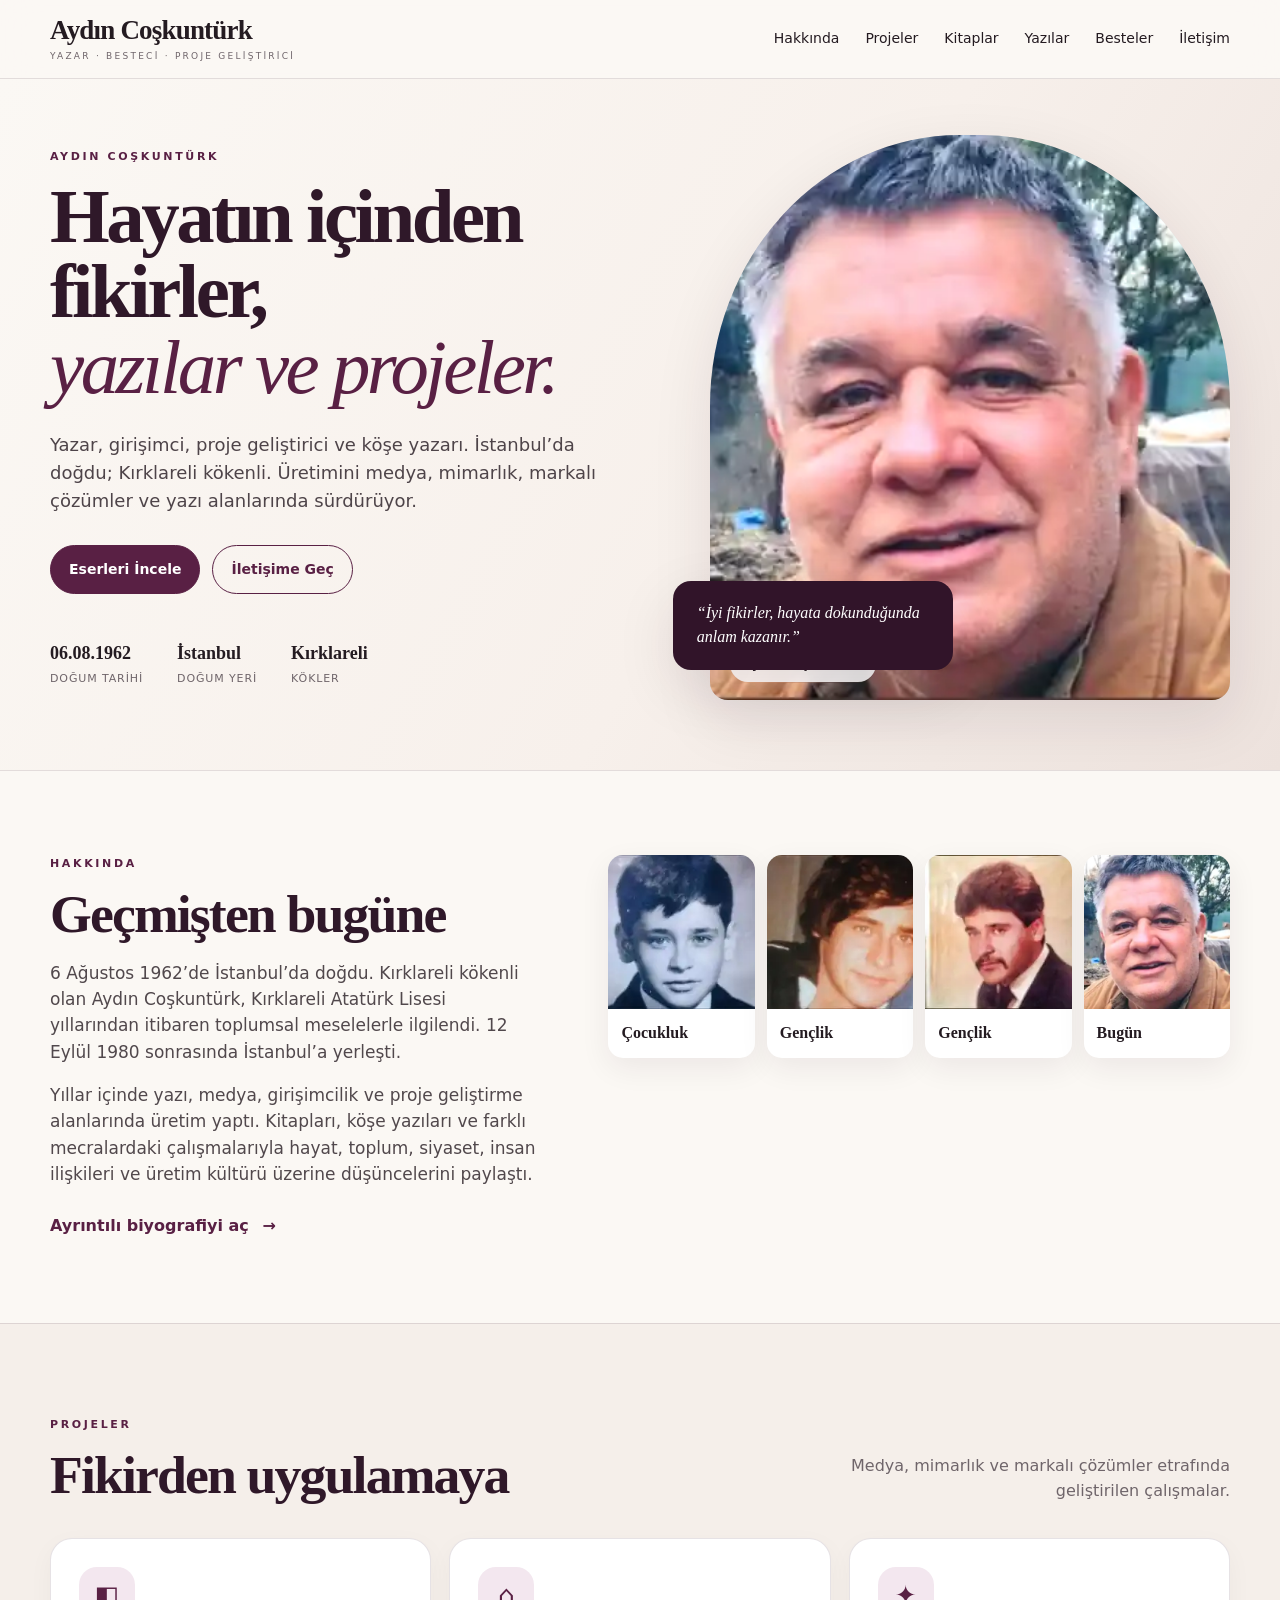
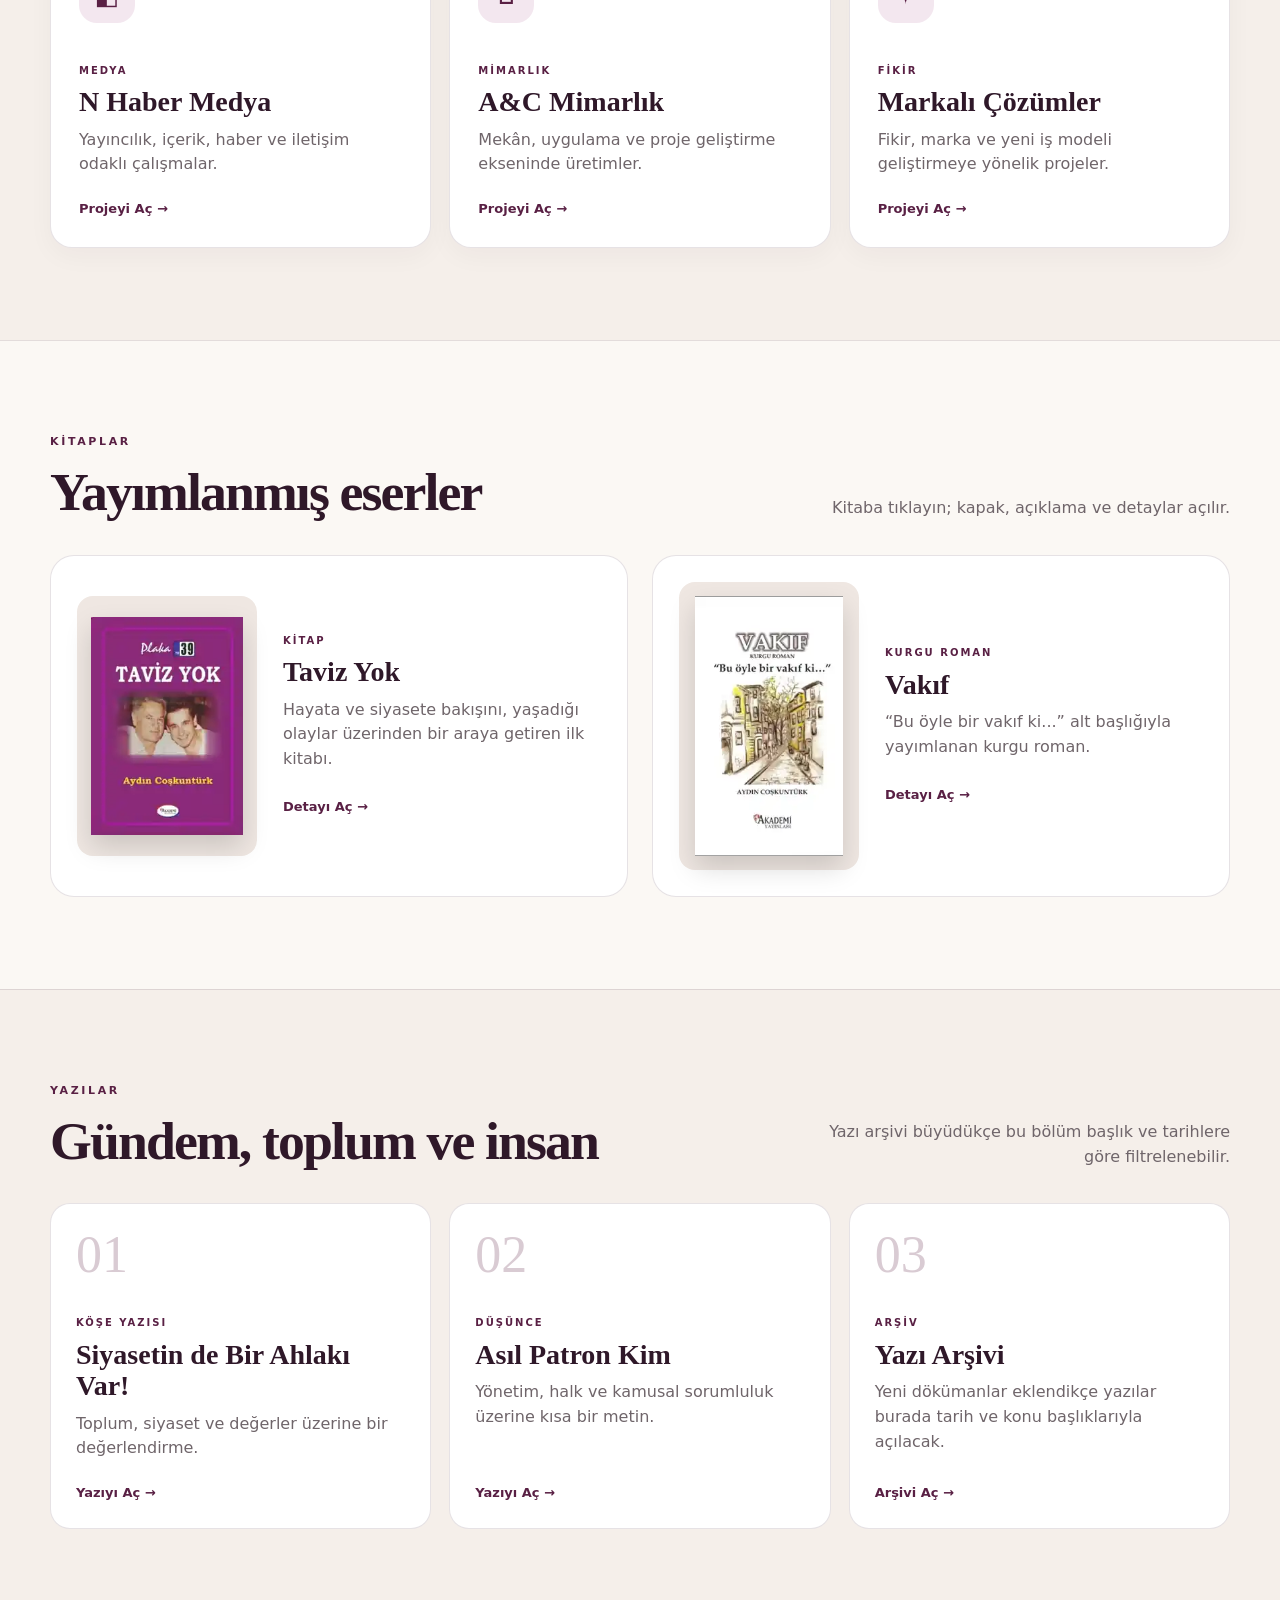
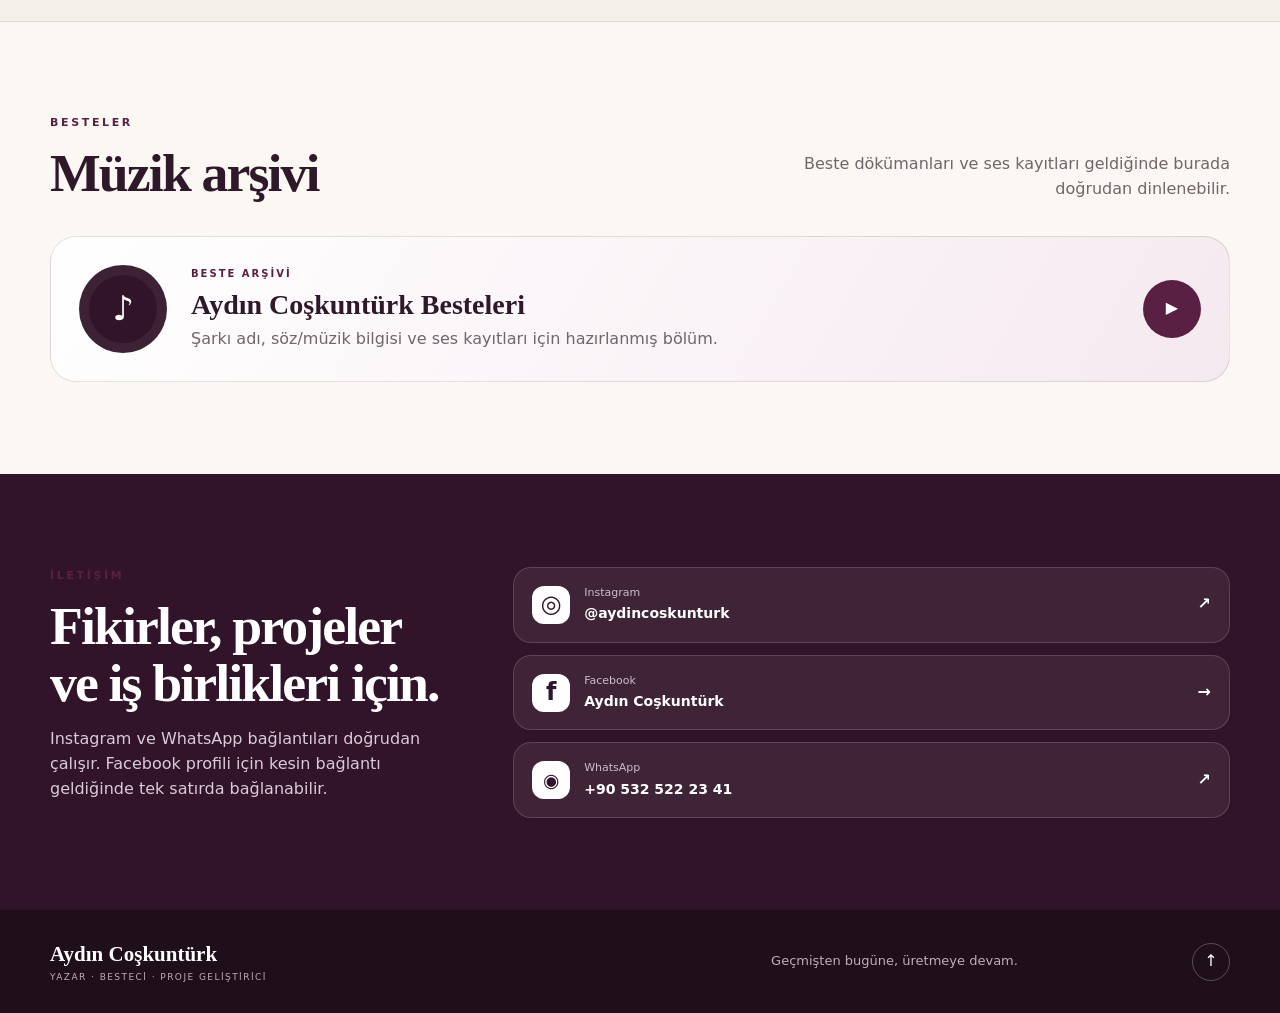
<file: aydin-coskunturk/index.html>
<!DOCTYPE html>
<html lang="tr">
<head>
<meta charset="utf-8"/>
<meta content="width=device-width, initial-scale=1.0" name="viewport"/>
<meta content="#311429" name="theme-color"/>
<meta content="Aydın Coşkuntürk — Hakkında, projeler, kitaplar, yazılar ve besteler." name="description"/>
<title>Aydın Coşkuntürk</title>
<link href="assets/favicon.svg" rel="icon" type="image/svg+xml"/>
<link href="assets/style.css" rel="stylesheet"/>
</head>
<body>
<header class="site-header" id="top">
<div class="shell nav-wrap">
<a aria-label="Aydın Coşkuntürk ana sayfa" class="brand" href="#hakkinda"><span class="brand-name">Aydın Coşkuntürk</span><span class="brand-sub">Yazar · Besteci · Proje Geliştirici</span></a>
<button aria-expanded="false" aria-label="Menüyü aç" class="menu-btn" id="menuBtn"><span></span><span></span><span></span></button>
<nav class="main-nav" id="mainNav"><a href="#hakkinda">Hakkında</a><a href="#projeler">Projeler</a><a href="#kitaplar">Kitaplar</a><a href="#yazilar">Yazılar</a><a href="#besteler">Besteler</a><a href="#iletisim">İletişim</a></nav>
</div>
</header>
<main>
<section class="hero" id="hakkinda"><div class="shell hero-grid"><div class="hero-copy reveal"><div class="eyebrow">AYDIN COŞKUNTÜRK</div><h1>Hayatın içinden fikirler,<br/><em>yazılar ve projeler.</em></h1><p class="lead">Yazar, girişimci, proje geliştirici ve köşe yazarı. İstanbul’da doğdu; Kırklareli kökenli. Üretimini medya, mimarlık, markalı çözümler ve yazı alanlarında sürdürüyor.</p><div class="hero-actions"><a class="btn primary" href="#kitaplar">Eserleri İncele</a><a class="btn ghost" href="#iletisim">İletişime Geç</a></div><div class="hero-facts"><div><strong>06.08.1962</strong><span>Doğum tarihi</span></div><div><strong>İstanbul</strong><span>Doğum yeri</span></div><div><strong>Kırklareli</strong><span>Kökler</span></div></div></div><div class="hero-visual reveal"><div class="portrait-frame"><img alt="Aydın Coşkuntürk" src="assets/aydin-hero.svg"/><div class="portrait-caption">Aydın Coşkuntürk</div></div><div class="quote-card">“İyi fikirler, hayata dokunduğunda anlam kazanır.”</div></div></div></section>
<section class="about section"><div class="shell about-grid"><div class="section-copy reveal"><div class="eyebrow">HAKKINDA</div><h2>Geçmişten bugüne</h2><p>6 Ağustos 1962’de İstanbul’da doğdu. Kırklareli kökenli olan Aydın Coşkuntürk, Kırklareli Atatürk Lisesi yıllarından itibaren toplumsal meselelerle ilgilendi. 12 Eylül 1980 sonrasında İstanbul’a yerleşti.</p><p>Yıllar içinde yazı, medya, girişimcilik ve proje geliştirme alanlarında üretim yaptı. Kitapları, köşe yazıları ve farklı mecralardaki çalışmalarıyla hayat, toplum, siyaset, insan ilişkileri ve üretim kültürü üzerine düşüncelerini paylaştı.</p><a class="text-link" href="detay.html#hakkinda">Ayrıntılı biyografiyi aç <span>→</span></a></div><div aria-label="Aydın Coşkuntürk fotoğraf arşivi" class="timeline reveal"><a class="memory-card" href="assets/aydin-cocukluk.svg" rel="noopener" target="_blank"><img alt="Aydın Coşkuntürk çocukluk yılları" src="assets/aydin-cocukluk.svg"/><span>Çocukluk</span></a><a class="memory-card" href="assets/aydin-genclik.svg" rel="noopener" target="_blank"><img alt="Aydın Coşkuntürk gençlik yılları" src="assets/aydin-genclik.svg"/><span>Gençlik</span></a><a class="memory-card" href="assets/aydin-genclik-2.svg" rel="noopener" target="_blank"><img alt="Aydın Coşkuntürk gençlik yılları" src="assets/aydin-genclik-2.svg"/><span>Gençlik</span></a><a class="memory-card" href="assets/aydin-hero.svg" rel="noopener" target="_blank"><img alt="Aydın Coşkuntürk güncel portresi" src="assets/aydin-hero.svg"/><span>Bugün</span></a></div></div></section>
<section class="section soft" id="projeler"><div class="shell"><div class="section-heading reveal"><div><div class="eyebrow">PROJELER</div><h2>Fikirden uygulamaya</h2></div><p>Medya, mimarlık ve markalı çözümler etrafında geliştirilen çalışmalar.</p></div><div class="card-grid project-grid"><a class="feature-card reveal" href="detay.html#n-haber"><div class="feature-icon">◧</div><span class="kicker">MEDYA</span><h3>N Haber Medya</h3><p>Yayıncılık, içerik, haber ve iletişim odaklı çalışmalar.</p><span class="open">Projeyi Aç →</span></a><a class="feature-card reveal" href="detay.html#ac-mimarlik"><div class="feature-icon">⌂</div><span class="kicker">MİMARLIK</span><h3>A&amp;C Mimarlık</h3><p>Mekân, uygulama ve proje geliştirme ekseninde üretimler.</p><span class="open">Projeyi Aç →</span></a><a class="feature-card reveal" href="detay.html#markali-cozumler"><div class="feature-icon">✦</div><span class="kicker">FİKİR</span><h3>Markalı Çözümler</h3><p>Fikir, marka ve yeni iş modeli geliştirmeye yönelik projeler.</p><span class="open">Projeyi Aç →</span></a></div></div></section>
<section class="section" id="kitaplar"><div class="shell"><div class="section-heading reveal"><div><div class="eyebrow">KİTAPLAR</div><h2>Yayımlanmış eserler</h2></div><p>Kitaba tıklayın; kapak, açıklama ve detaylar açılır.</p></div><div class="books-grid"><a class="book-card reveal" href="detay.html#taviz-yok"><div class="book-image"><img alt="Taviz Yok kitap kapağı" src="assets/taviz-yok.svg"/></div><div class="book-copy"><span class="kicker">KİTAP</span><h3>Taviz Yok</h3><p>Hayata ve siyasete bakışını, yaşadığı olaylar üzerinden bir araya getiren ilk kitabı.</p><span class="open">Detayı Aç →</span></div></a><a class="book-card reveal" href="detay.html#vakif"><div class="book-image"><img alt="Vakıf kitap kapağı" class="vakif-cover" src="assets/vakif.svg"/></div><div class="book-copy"><span class="kicker">KURGU ROMAN</span><h3>Vakıf</h3><p>“Bu öyle bir vakıf ki...” alt başlığıyla yayımlanan kurgu roman.</p><span class="open">Detayı Aç →</span></div></a></div></div></section>
<section class="section soft" id="yazilar"><div class="shell"><div class="section-heading reveal"><div><div class="eyebrow">YAZILAR</div><h2>Gündem, toplum ve insan</h2></div><p>Yazı arşivi büyüdükçe bu bölüm başlık ve tarihlere göre filtrelenebilir.</p></div><div class="articles-grid"><a class="article-card reveal" href="detay.html#siyasetin-ahlaki"><span class="article-no">01</span><div><span class="kicker">KÖŞE YAZISI</span><h3>Siyasetin de Bir Ahlakı Var!</h3><p>Toplum, siyaset ve değerler üzerine bir değerlendirme.</p></div><span class="open">Yazıyı Aç →</span></a><a class="article-card reveal" href="detay.html#asil-patron"><span class="article-no">02</span><div><span class="kicker">DÜŞÜNCE</span><h3>Asıl Patron Kim</h3><p>Yönetim, halk ve kamusal sorumluluk üzerine kısa bir metin.</p></div><span class="open">Yazıyı Aç →</span></a><a class="article-card reveal" href="detay.html#yazi-arsivi"><span class="article-no">03</span><div><span class="kicker">ARŞİV</span><h3>Yazı Arşivi</h3><p>Yeni dökümanlar eklendikçe yazılar burada tarih ve konu başlıklarıyla açılacak.</p></div><span class="open">Arşivi Aç →</span></a></div></div></section>
<section class="section" id="besteler"><div class="shell music-wrap"><div class="section-heading reveal"><div><div class="eyebrow">BESTELER</div><h2>Müzik arşivi</h2></div><p>Beste dökümanları ve ses kayıtları geldiğinde burada doğrudan dinlenebilir.</p></div><a class="music-card reveal" href="detay.html#besteler"><div class="disc"><span>♪</span></div><div class="music-info"><span class="kicker">BESTE ARŞİVİ</span><h3>Aydın Coşkuntürk Besteleri</h3><p>Şarkı adı, söz/müzik bilgisi ve ses kayıtları için hazırlanmış bölüm.</p></div><div class="play">▶</div></a></div></section>
<section class="section contact-section" id="iletisim"><div class="shell contact-grid"><div class="contact-copy reveal"><div class="eyebrow">İLETİŞİM</div><h2>Fikirler, projeler ve iş birlikleri için.</h2><p>Instagram ve WhatsApp bağlantıları doğrudan çalışır. Facebook profili için kesin bağlantı geldiğinde tek satırda bağlanabilir.</p></div><div class="contact-links reveal"><a class="contact-card" href="https://www.instagram.com/aydincoskunturk/" rel="noopener" target="_blank"><span class="contact-icon ig">◎</span><span><small>Instagram</small><strong>@aydincoskunturk</strong></span><b>↗</b></a><div class="contact-card" title="Facebook bağlantısı eklenecek"><span class="contact-icon fb">f</span><span><small>Facebook</small><strong>Aydın Coşkuntürk</strong></span><b>→</b></div><a class="contact-card" href="https://wa.me/905325222341" rel="noopener" target="_blank"><span class="contact-icon wa">◉</span><span><small>WhatsApp</small><strong>+90 532 522 23 41</strong></span><b>↗</b></a></div></div></section>
</main>
<footer class="footer"><div class="shell footer-grid"><div><strong>Aydın Coşkuntürk</strong><span>Yazar · Besteci · Proje Geliştirici</span></div><div class="footer-mid">Geçmişten bugüne, üretmeye devam.</div><a aria-label="Yukarı çık" class="to-top" href="#top">↑</a></div></footer>
<script src="assets/app.js"></script>
</body>
</html>
</file>
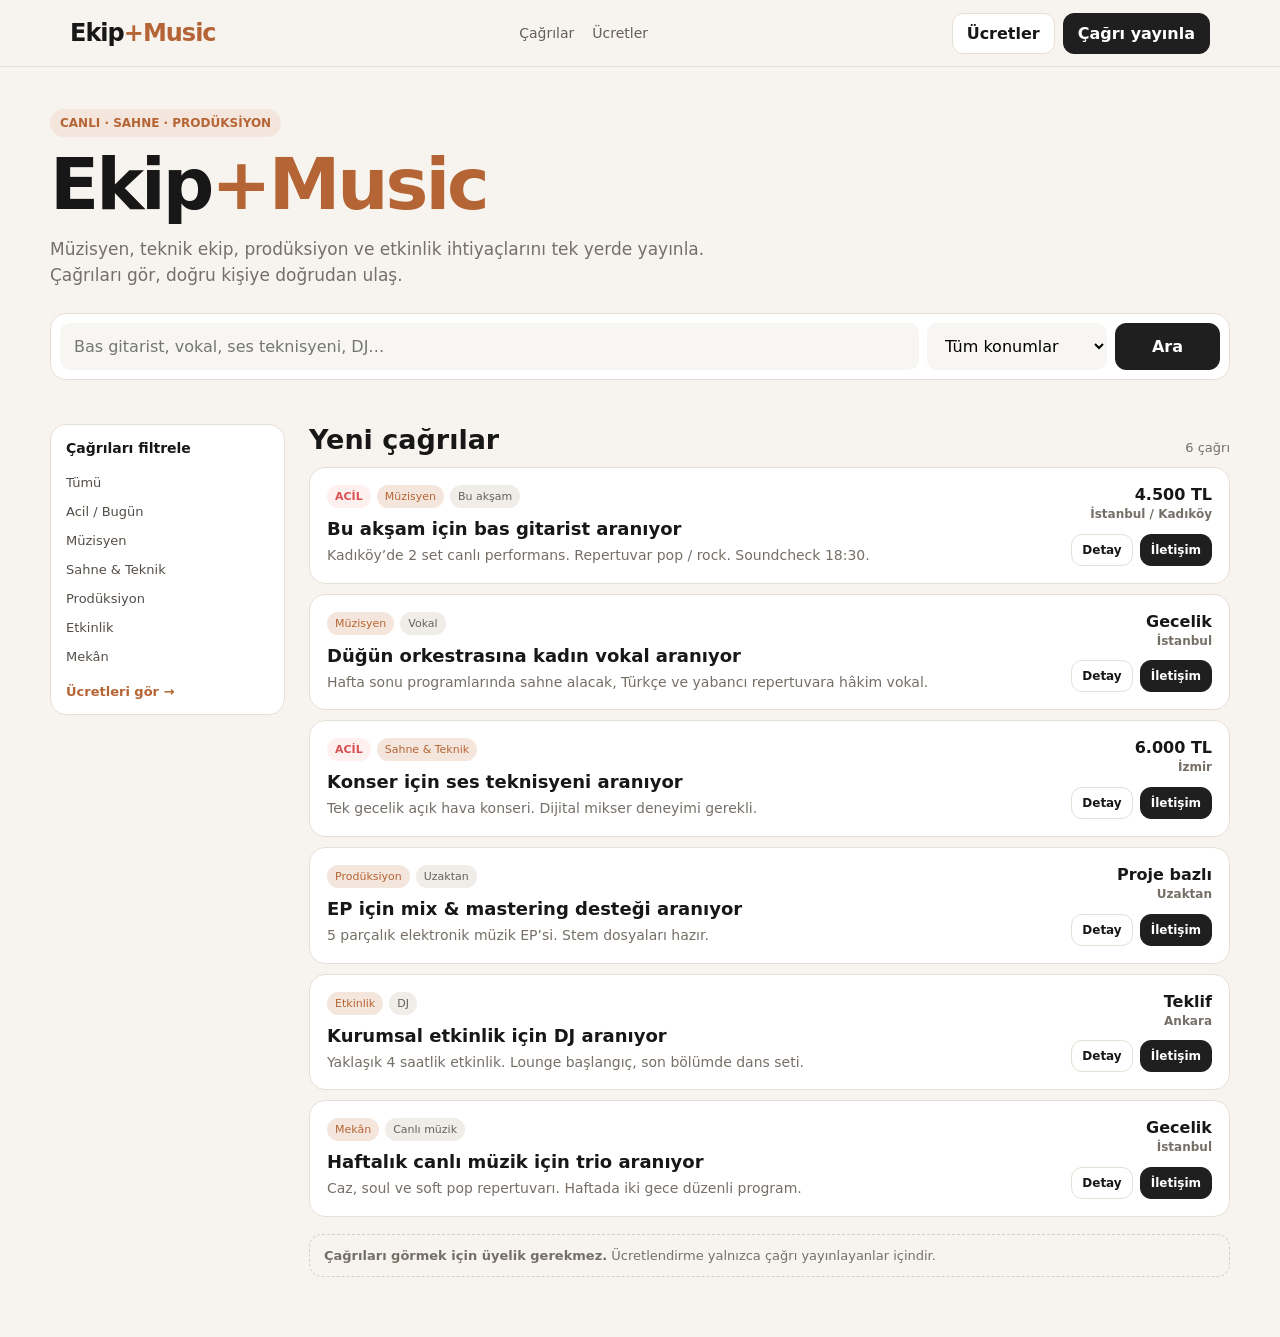
<file: ekipplus-music/index.html>
<!doctype html><html lang="tr"><head><meta charset="utf-8"><meta name="viewport" content="width=device-width,initial-scale=1"><meta name="theme-color" content="#b56535"><title>Ekip+Music</title><style>:root{--bg:#f7f4ef;--t:#171717;--m:#756f67;--l:#e6dfd6;--a:#b56535;--as:#f4e6dc;--r:#d85151}*{box-sizing:border-box}body{margin:0;background:var(--bg);color:var(--t);font-family:Inter,system-ui,-apple-system,"Segoe UI",sans-serif}button,input,select,textarea{font:inherit}button{cursor:pointer}.sh{max-width:1180px;margin:auto;padding:0 20px}header{position:sticky;top:0;z-index:20;background:rgba(247,244,239,.97);backdrop-filter:blur(12px);border-bottom:1px solid var(--l)}.nav{height:66px;display:flex;align-items:center;justify-content:space-between;gap:14px}.logo{font-size:24px;font-weight:850;letter-spacing:-1px;white-space:nowrap}.accent{color:var(--a)}.menu{display:flex;gap:18px;font-size:14px;color:#655f58;align-items:center}.menu a,.btn{text-decoration:none;color:inherit}.actionsTop{display:flex;gap:8px;align-items:center}.btn{border:1px solid var(--l);background:#fff;border-radius:11px;padding:10px 14px;font-weight:700}.btn.p{background:#1f1f1f;border-color:#1f1f1f;color:#fff}.hero{padding:42px 0 18px}.eyebrow{display:inline-block;background:var(--as);color:var(--a);font-size:12px;font-weight:800;padding:7px 10px;border-radius:999px;margin-bottom:13px}.hero h1{margin:0;font-size:clamp(44px,6vw,72px);line-height:.96;letter-spacing:-3px}.hero p{max-width:720px;color:var(--m);font-size:17px;line-height:1.55}.search{margin-top:24px;background:#fff;border:1px solid var(--l);border-radius:16px;padding:9px;display:grid;grid-template-columns:1fr 180px 105px;gap:8px}.search input,.search select{border:0;background:#f8f6f2;border-radius:10px;padding:13px 14px;outline:none}.mobilechips{display:none}.layout{display:grid;grid-template-columns:235px 1fr;gap:24px;padding:26px 0 60px}.side{position:sticky;top:88px;height:max-content;background:#fff;border:1px solid var(--l);border-radius:16px;padding:15px}.side h3{margin:0 0 12px;font-size:14px}.side button{display:block;border:0;background:none;padding:7px 0;color:#544e48;text-align:left;font-size:13px}.side button.on{color:var(--a);font-weight:800}.side .priceLink{display:block;margin-top:13px;color:var(--a);font-size:13px;text-decoration:none;font-weight:800}.title{display:flex;justify-content:space-between;align-items:end;margin-bottom:12px}.title h2{margin:0;font-size:27px}.title span{font-size:13px;color:var(--m)}.list{display:flex;flex-direction:column;gap:10px}.card{background:#fff;border:1px solid var(--l);border-radius:16px;padding:17px;display:grid;grid-template-columns:1fr auto;gap:18px}.tags{display:flex;gap:6px;flex-wrap:wrap;margin-bottom:10px}.tag{font-size:11px;padding:5px 8px;border-radius:999px;background:#f0ede8;color:#66605a}.tag.v{background:var(--as);color:var(--a)}.tag.r{background:#fff0f0;color:var(--r);font-weight:800}.card h3{font-size:18px;margin:0 0 6px}.card p{margin:0;color:var(--m);font-size:14px;line-height:1.48}.cs{min-width:185px;display:flex;flex-direction:column;align-items:flex-end;justify-content:space-between;gap:10px}.price{text-align:right;font-weight:800}.place{font-size:12px;color:var(--m);margin-top:3px}.ca{display:flex;gap:7px}.ca button{padding:8px 10px;font-size:12px}.note{margin-top:17px;border:1px dashed #d6cec4;border-radius:13px;padding:13px 14px;color:var(--m);font-size:13px}.modal{display:none;position:fixed;inset:0;background:rgba(20,16,12,.38);z-index:50;padding:18px;align-items:center;justify-content:center}.modal.show{display:flex}.box{width:min(720px,100%);max-height:92vh;overflow:auto;background:#fff;border-radius:18px;padding:20px}.mh{display:flex;justify-content:space-between;align-items:center;margin-bottom:14px}.mh h3{margin:0}.x{border:0;background:none;font-size:26px}.form{display:grid;grid-template-columns:1fr 1fr;gap:11px}.f{display:flex;flex-direction:column;gap:6px}.f.full{grid-column:1/-1}.f label{font-size:12px;color:#68625b}.f input,.f select,.f textarea{border:1px solid var(--l);background:#faf8f5;border-radius:10px;padding:11px;outline:none}.f textarea{min-height:100px;resize:vertical}.pricing{margin-top:18px;padding-top:16px;border-top:1px solid var(--l)}.pricing h4{margin:0 0 10px;font-size:15px}.plans{display:grid;grid-template-columns:repeat(3,1fr);gap:8px}.plan{border:1px solid var(--l);border-radius:13px;padding:12px;background:#fff;cursor:pointer;position:relative}.plan input{position:absolute;opacity:0}.plan.sel{border-color:var(--a);background:var(--as)}.plan b,.plan strong{display:block}.plan strong{font-size:20px;margin:5px 0}.plan small{color:var(--m)}.extras{display:grid;grid-template-columns:repeat(2,1fr);gap:8px;margin-top:9px}.extra{border:1px solid var(--l);border-radius:12px;padding:10px;display:flex;gap:8px;font-size:12px}.extra b{display:block}.extra span{color:var(--m)}.sum{margin-top:10px;padding:10px 12px;border-radius:11px;background:#f8f5f0;font-size:13px;color:#5e574f}.sum b{color:var(--t)}.modalActions{display:flex;justify-content:space-between;gap:8px;margin-top:16px}.row{display:grid;grid-template-columns:110px 1fr;gap:10px;padding:9px 0;border-bottom:1px solid var(--l)}.contacts{display:grid;grid-template-columns:repeat(4,1fr);gap:8px;margin-top:14px}.contacts a{text-align:center;background:#1f1f1f;color:#fff;text-decoration:none;border-radius:10px;padding:10px 8px;font-size:13px}@media(max-width:930px){.menu,.side{display:none}.layout{grid-template-columns:1fr}.mobilechips{display:flex;gap:7px;flex-wrap:wrap;padding-top:5px}.chip{border:1px solid var(--l);background:#fff;border-radius:999px;padding:8px 11px;font-size:13px}.chip.on{background:#1f1f1f;color:#fff;border-color:#1f1f1f}}@media(max-width:650px){.sh{padding:0 15px}.nav{height:62px}.logo{font-size:21px}.actionsTop .btn{padding:9px 10px;font-size:12px}.hero{padding-top:28px}.hero h1{font-size:42px;letter-spacing:-2px}.hero p{font-size:16px}.search{grid-template-columns:1fr}.layout{padding-top:20px}.title h2{font-size:23px}.card{grid-template-columns:1fr;padding:15px}.cs{min-width:0;align-items:stretch;flex-direction:row}.price{text-align:left}.contacts{grid-template-columns:1fr 1fr}.form,.plans,.extras{grid-template-columns:1fr}.f.full{grid-column:auto}.box{padding:17px}.modalActions{flex-direction:column-reverse}.modalActions .btn{text-align:center}}</style></head><body><header><div class="sh nav"><div class="logo">Ekip<span class="accent">+Music</span></div><nav class="menu"><a href="#cagrilar">Çağrılar</a><a href="ucretler.html">Ücretler</a></nav><div class="actionsTop"><a class="btn" href="ucretler.html">Ücretler</a><button class="btn p" onclick="openM('publish')">Çağrı yayınla</button></div></div></header><section class="sh hero"><div class="eyebrow">CANLI · SAHNE · PRODÜKSİYON</div><h1>Ekip<span class="accent">+Music</span></h1><p>Müzisyen, teknik ekip, prodüksiyon ve etkinlik ihtiyaçlarını tek yerde yayınla. Çağrıları gör, doğru kişiye doğrudan ulaş.</p><div class="search"><input id="q" placeholder="Bas gitarist, vokal, ses teknisyeni, DJ…" oninput="filter()"><select id="loc" onchange="filter()"><option value="">Tüm konumlar</option><option>İstanbul</option><option>Ankara</option><option>İzmir</option><option>Uzaktan</option></select><button class="btn p" onclick="filter()">Ara</button></div></section><section class="sh mobilechips"><button class="chip" data-t="acil" onclick="typeF(this)">Acil / Bugün</button><button class="chip" data-t="muzisyen" onclick="typeF(this)">Müzisyen</button><button class="chip" data-t="sahne" onclick="typeF(this)">Sahne & Teknik</button><button class="chip" data-t="produksiyon" onclick="typeF(this)">Prodüksiyon</button><button class="chip" data-t="etkinlik" onclick="typeF(this)">Etkinlik</button><button class="chip" data-t="mekan" onclick="typeF(this)">Mekân</button></section><main class="sh layout" id="cagrilar"><aside class="side"><h3>Çağrıları filtrele</h3><button onclick="setT('',this)">Tümü</button><button onclick="setT('acil',this)">Acil / Bugün</button><button onclick="setT('muzisyen',this)">Müzisyen</button><button onclick="setT('sahne',this)">Sahne & Teknik</button><button onclick="setT('produksiyon',this)">Prodüksiyon</button><button onclick="setT('etkinlik',this)">Etkinlik</button><button onclick="setT('mekan',this)">Mekân</button><a class="priceLink" href="ucretler.html">Ücretleri gör →</a></aside><section><div class="title"><h2>Yeni çağrılar</h2><span id="count">6 çağrı</span></div><div class="list"><article class="card" data-t="acil muzisyen" data-s="bas gitarist acil bugün istanbul kadıköy sahne"><div><div class="tags"><span class="tag r">ACİL</span><span class="tag v">Müzisyen</span><span class="tag">Bu akşam</span></div><h3>Bu akşam için bas gitarist aranıyor</h3><p>Kadıköy’de 2 set canlı performans. Repertuvar pop / rock. Soundcheck 18:30.</p></div><div class="cs"><div class="price">4.500 TL<div class="place">İstanbul / Kadıköy</div></div><div class="ca"><button class="btn" onclick="detail('Bu akşam için bas gitarist aranıyor','Acil / Müzisyen','İstanbul / Kadıköy','4.500 TL')">Detay</button><button class="btn p" onclick="openM('contact')">İletişim</button></div></div></article><article class="card" data-t="muzisyen etkinlik" data-s="kadın vokal düğün orkestra istanbul etkinlik"><div><div class="tags"><span class="tag v">Müzisyen</span><span class="tag">Vokal</span></div><h3>Düğün orkestrasına kadın vokal aranıyor</h3><p>Hafta sonu programlarında sahne alacak, Türkçe ve yabancı repertuvara hâkim vokal.</p></div><div class="cs"><div class="price">Gecelik<div class="place">İstanbul</div></div><div class="ca"><button class="btn" onclick="detail('Düğün orkestrasına kadın vokal aranıyor','Müzisyen','İstanbul','Gecelik')">Detay</button><button class="btn p" onclick="openM('contact')">İletişim</button></div></div></article><article class="card" data-t="sahne acil" data-s="ses teknisyeni foh acil konser izmir sahne"><div><div class="tags"><span class="tag r">ACİL</span><span class="tag v">Sahne & Teknik</span></div><h3>Konser için ses teknisyeni aranıyor</h3><p>Tek gecelik açık hava konseri. Dijital mikser deneyimi gerekli.</p></div><div class="cs"><div class="price">6.000 TL<div class="place">İzmir</div></div><div class="ca"><button class="btn" onclick="detail('Konser için ses teknisyeni aranıyor','Sahne & Teknik','İzmir','6.000 TL')">Detay</button><button class="btn p" onclick="openM('contact')">İletişim</button></div></div></article><article class="card" data-t="produksiyon" data-s="mix mastering prodüktör uzaktan elektronik müzik"><div><div class="tags"><span class="tag v">Prodüksiyon</span><span class="tag">Uzaktan</span></div><h3>EP için mix & mastering desteği aranıyor</h3><p>5 parçalık elektronik müzik EP’si. Stem dosyaları hazır.</p></div><div class="cs"><div class="price">Proje bazlı<div class="place">Uzaktan</div></div><div class="ca"><button class="btn" onclick="detail('EP için mix & mastering desteği','Prodüksiyon','Uzaktan','Proje bazlı')">Detay</button><button class="btn p" onclick="openM('contact')">İletişim</button></div></div></article><article class="card" data-t="etkinlik muzisyen" data-s="dj etkinlik kurumsal ankara müzik"><div><div class="tags"><span class="tag v">Etkinlik</span><span class="tag">DJ</span></div><h3>Kurumsal etkinlik için DJ aranıyor</h3><p>Yaklaşık 4 saatlik etkinlik. Lounge başlangıç, son bölümde dans seti.</p></div><div class="cs"><div class="price">Teklif<div class="place">Ankara</div></div><div class="ca"><button class="btn" onclick="detail('Kurumsal etkinlik için DJ aranıyor','Etkinlik / Müzisyen','Ankara','Teklif')">Detay</button><button class="btn p" onclick="openM('contact')">İletişim</button></div></div></article><article class="card" data-t="mekan muzisyen" data-s="mekan canlı müzik trio caz istanbul"><div><div class="tags"><span class="tag v">Mekân</span><span class="tag">Canlı müzik</span></div><h3>Haftalık canlı müzik için trio aranıyor</h3><p>Caz, soul ve soft pop repertuvarı. Haftada iki gece düzenli program.</p></div><div class="cs"><div class="price">Gecelik<div class="place">İstanbul</div></div><div class="ca"><button class="btn" onclick="detail('Haftalık canlı müzik için trio aranıyor','Mekân / Müzisyen','İstanbul','Gecelik')">Detay</button><button class="btn p" onclick="openM('contact')">İletişim</button></div></div></article></div><div class="note"><b>Çağrıları görmek için üyelik gerekmez.</b> Ücretlendirme yalnızca çağrı yayınlayanlar içindir.</div></section></main><div class="modal" id="publish"><div class="box"><div class="mh"><h3>Yeni çağrı yayınla</h3><button class="x" onclick="closeM('publish')">×</button></div><div class="form"><div class="f"><label>Çağrı türü</label><select id="pt"><option>Müzisyen</option><option>Sahne & Teknik</option><option>Prodüksiyon</option><option>Etkinlik</option><option>Mekân</option></select></div><div class="f"><label>Konum</label><input id="pl" placeholder="İstanbul / Uzaktan"></div><div class="f full"><label>Başlık</label><input id="ph" placeholder="Örn. Bu akşam için bas gitarist aranıyor"></div><div class="f full"><label>Açıklama</label><textarea id="pd" placeholder="İşin süresini, repertuvarı, tarih ve beklentileri yazın."></textarea></div><div class="f"><label>Ücret / bütçe</label><input id="pp" placeholder="Örn. 4.500 TL"></div><div class="f"><label>Tarih</label><input id="pdate" type="date"></div><div class="f"><label>Telefon / WhatsApp</label><input id="pc" placeholder="05xx xxx xx xx"></div><div class="f"><label>Portfolyo / sosyal link</label><input id="plink" placeholder="Instagram, YouTube, Spotify…"></div></div><div class="pricing"><h4>Yayınlama paketi</h4><div class="plans"><label class="plan sel" data-plan="tekil" onclick="pickPlan(this)"><input type="radio" name="plan" value="Tekil|99" checked><b>Tekil çağrı</b><strong>99 TL</strong><small>1 çağrı · 7 gün</small></label><label class="plan" data-plan="pro" onclick="pickPlan(this)"><input type="radio" name="plan" value="Pro|599"><b>Ekip+Music Pro</b><strong>599 TL/ay</strong><small>20 çağrı · 1 ACİL</small></label><label class="plan" data-plan="studio" onclick="pickPlan(this)"><input type="radio" name="plan" value="Studio|1299"><b>Ekip+Music Studio</b><strong>1.299 TL/ay</strong><small>50 çağrı · 3 ACİL</small></label></div><h4 style="margin-top:14px">Ek görünürlük</h4><div class="extras"><label class="extra"><input type="radio" name="extra" value="Yok|0" checked><span><b>Standart</b>Ek ücret yok</span></label><label class="extra"><input type="radio" name="extra" value="ACİL 6 saat|149"><span><b>ACİL 6 saat · 149 TL</b>Üst sıralara çıkar</span></label><label class="extra"><input type="radio" name="extra" value="ACİL 24 saat|249"><span><b>ACİL 24 saat · 249 TL</b>24 saat öne çıkar</span></label><label class="extra"><input type="radio" name="extra" value="7 gün öne çıkar|299"><span><b>7 gün öne çıkar · 299 TL</b>Daha fazla görünürlük</span></label></div><div class="sum" id="sum">Seçim: <b>Tekil çağrı — 99 TL</b></div></div><div class="modalActions"><a class="btn" href="ucretler.html">Tüm ücretleri gör</a><button class="btn p" onclick="publishCall()">Ödeme adımına geç</button></div></div></div><div class="modal" id="detail"><div class="box"><div class="mh"><h3 id="dt">Çağrı detayı</h3><button class="x" onclick="closeM('detail')">×</button></div><div id="db"></div></div></div><div class="modal" id="contact"><div class="box"><div class="mh"><h3>İletişime geç</h3><button class="x" onclick="closeM('contact')">×</button></div><p style="color:var(--m)">İlan verenin tercih ettiği kanaldan doğrudan ulaş.</p><div class="contacts"><a href="tel:+905551112233">Ara</a><a href="https://wa.me/905551112233" target="_blank">WhatsApp</a><a href="mailto:hello@ekipplus.app">E-posta</a><a href="#">Instagram</a></div></div></div><script>let T='';function openM(id){document.getElementById(id).classList.add('show');if(id==='publish')updateSum()}function closeM(id){document.getElementById(id).classList.remove('show')}function setT(t,e){T=t;document.querySelectorAll('.side button').forEach(x=>x.classList.remove('on'));if(e)e.classList.add('on');filter()}function typeF(e){let t=e.dataset.t;T=T===t?'':t;document.querySelectorAll('.chip').forEach(x=>x.classList.toggle('on',x.dataset.t===T));filter()}function filter(){let q=document.getElementById('q').value.toLowerCase(),l=document.getElementById('loc').value.toLowerCase(),n=0;document.querySelectorAll('.card').forEach(c=>{let s=c.dataset.s.toLowerCase(),t=c.dataset.t.toLowerCase(),ok=(!q||s.includes(q))&&(!l||s.includes(l))&&(!T||t.includes(T));c.style.display=ok?'grid':'none';if(ok)n++});document.getElementById('count').textContent=n+' çağrı'}function detail(a,b,c,d){document.getElementById('dt').textContent=a;document.getElementById('db').innerHTML='<div class="row"><b>Tür</b><span>'+b+'</span></div><div class="row"><b>Konum</b><span>'+c+'</span></div><div class="row"><b>Ücret</b><span>'+d+'</span></div>';openM('detail')}function pickPlan(el){document.querySelectorAll('.plan').forEach(x=>x.classList.remove('sel'));el.classList.add('sel');el.querySelector('input').checked=true;updateSum()}function updateSum(){let p=document.querySelector('input[name=plan]:checked'),e=document.querySelector('input[name=extra]:checked');if(!p||!e)return;let pa=p.value.split('|'),ea=e.value.split('|'),total=Number(pa[1])+Number(ea[1]);document.getElementById('sum').innerHTML='Seçim: <b>'+pa[0]+' + '+ea[0]+' — '+total.toLocaleString('tr-TR')+' TL</b>'}document.querySelectorAll('input[name=extra]').forEach(x=>x.addEventListener('change',updateSum));function selectFromQuery(){let u=new URLSearchParams(location.search),p=u.get('plan');if(p){let el=document.querySelector('.plan[data-plan="'+p+'"]');if(el){pickPlan(el);openM('publish')}}}function publishCall(){let h=document.getElementById('ph').value.trim(),d=document.getElementById('pd').value.trim(),c=document.getElementById('pc').value.trim();if(!h||!d||!c){alert('Başlık, açıklama ve iletişim alanlarını doldurun.');return}alert('Çağrı taslağın hazır. Sonraki adım gerçek ödeme bağlantısı olacak.')}document.querySelectorAll('.modal').forEach(m=>m.addEventListener('click',e=>{if(e.target===m)m.classList.remove('show')}));selectFromQuery();</script></body></html>
</file>
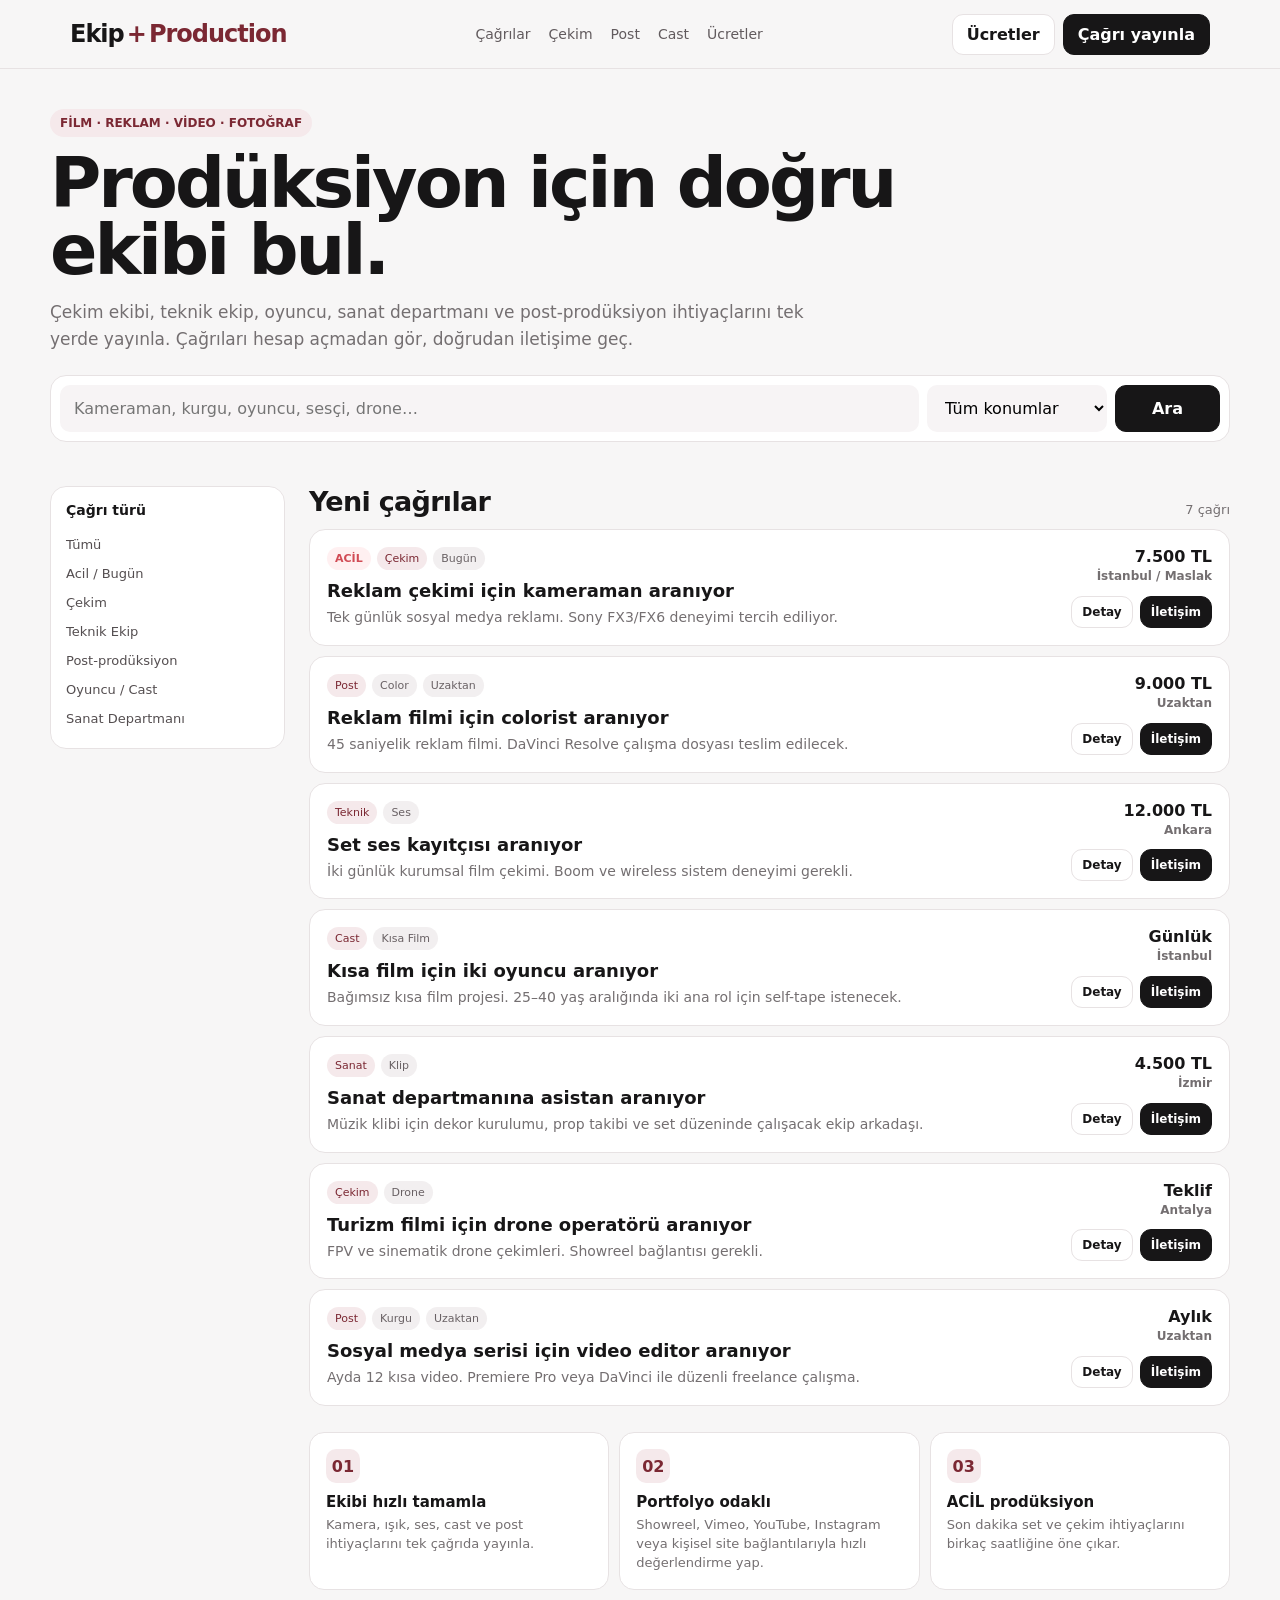
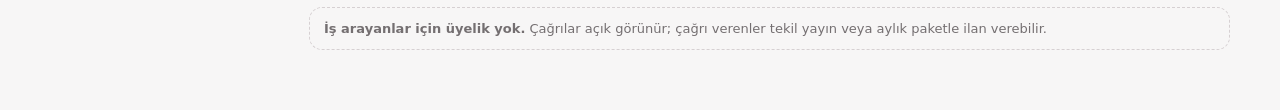
<file: ekipplus-production/index.html>
<!doctype html><html lang="tr"><head><meta charset="utf-8"><meta name="viewport" content="width=device-width,initial-scale=1"><meta name="theme-color" content="#7b2833"><title>Ekip+Production</title><style>:root{--bg:#f7f6f6;--s:#fff;--t:#171617;--m:#746f71;--l:#e7e2e3;--a:#7b2833;--as:#f5e9eb;--r:#d14b55}*{box-sizing:border-box}body{margin:0;background:var(--bg);color:var(--t);font-family:Inter,system-ui,-apple-system,"Segoe UI",sans-serif}button,input,select,textarea{font:inherit}button{cursor:pointer}.sh{max-width:1180px;margin:auto;padding:0 20px}header{position:sticky;top:0;z-index:20;background:rgba(247,246,246,.96);backdrop-filter:blur(12px);border-bottom:1px solid var(--l)}.nav{height:68px;display:flex;align-items:center;justify-content:space-between;gap:18px}.logo{font-size:24px;font-weight:850;letter-spacing:-1px;display:flex;align-items:baseline;gap:3px;white-space:nowrap}.logo .plus,.logo .production{color:var(--a)}.logo .production{font-weight:700}.menu{display:flex;gap:18px;font-size:14px;color:#625b5e;align-items:center}.menu a{text-decoration:none;color:inherit}.actions-top{display:flex;gap:8px;align-items:center}.btn{border:1px solid var(--l);background:#fff;border-radius:11px;padding:10px 14px;font-weight:700;text-decoration:none;color:inherit}.btn.p{background:var(--t);border-color:var(--t);color:#fff}.hero{padding:40px 0 18px}.eyebrow{display:inline-block;background:var(--as);color:var(--a);font-size:12px;font-weight:800;padding:7px 10px;border-radius:999px;margin-bottom:13px}.hero h1{margin:0;font-size:clamp(42px,6vw,70px);line-height:.96;letter-spacing:-3px;max-width:880px}.hero p{max-width:760px;color:var(--m);font-size:17px;line-height:1.55;margin:15px 0 0}.search{margin-top:23px;background:#fff;border:1px solid var(--l);border-radius:16px;padding:9px;display:grid;grid-template-columns:1fr 180px 105px;gap:8px}.search input,.search select{border:0;background:#f7f4f5;border-radius:10px;padding:13px 14px;outline:none}.chips{display:none}.layout{display:grid;grid-template-columns:235px 1fr;gap:24px;padding:26px 0 60px}.side{position:sticky;top:88px;height:max-content;background:#fff;border:1px solid var(--l);border-radius:16px;padding:15px}.side h3{margin:0 0 12px;font-size:14px}.side button{display:block;border:0;background:none;padding:7px 0;color:#544e50;text-align:left;font-size:13px}.side button.on{color:var(--a);font-weight:800}.title{display:flex;justify-content:space-between;align-items:end;margin-bottom:12px}.title h2{margin:0;font-size:27px;letter-spacing:-.7px}.title span{font-size:13px;color:var(--m)}.list{display:flex;flex-direction:column;gap:10px}.card{background:#fff;border:1px solid var(--l);border-radius:16px;padding:17px;display:grid;grid-template-columns:1fr auto;gap:18px}.tags{display:flex;gap:6px;flex-wrap:wrap;margin-bottom:10px}.tag{font-size:11px;padding:5px 8px;border-radius:999px;background:#f2eff0;color:#696164}.tag.v{background:var(--as);color:var(--a)}.tag.r{background:#fff0f1;color:var(--r);font-weight:800}.card h3{font-size:18px;margin:0 0 6px}.card p{margin:0;color:var(--m);font-size:14px;line-height:1.48;max-width:720px}.cs{min-width:185px;display:flex;flex-direction:column;align-items:flex-end;justify-content:space-between;gap:10px}.price{text-align:right;font-weight:800}.place{font-size:12px;color:var(--m);margin-top:3px}.ca{display:flex;gap:7px}.ca button{padding:8px 10px;font-size:12px}.features{margin-top:26px;display:grid;grid-template-columns:repeat(3,1fr);gap:10px}.f{background:#fff;border:1px solid var(--l);border-radius:15px;padding:16px}.f i{display:flex;width:34px;height:34px;align-items:center;justify-content:center;border-radius:10px;background:var(--as);color:var(--a);font-style:normal;font-weight:900;margin-bottom:10px}.f h3{margin:0 0 5px;font-size:15px}.f p{margin:0;color:var(--m);font-size:13px;line-height:1.45}.note{margin-top:17px;border:1px dashed #d6d0d2;border-radius:13px;padding:13px 14px;color:var(--m);font-size:13px}.modal{display:none;position:fixed;inset:0;background:rgba(20,16,18,.38);z-index:50;padding:18px;align-items:center;justify-content:center}.modal.show{display:flex}.box{width:min(760px,100%);background:#fff;border-radius:18px;padding:20px;max-height:92vh;overflow:auto}.mh{display:flex;justify-content:space-between;align-items:center;margin-bottom:14px}.mh h3{margin:0}.x{border:0;background:none;font-size:26px}.row{display:grid;grid-template-columns:120px 1fr;gap:10px;padding:9px 0;border-bottom:1px solid var(--l)}.row b{font-size:12px}.row span{font-size:14px;color:#655f61}.form{display:grid;grid-template-columns:1fr 1fr;gap:12px}.field{display:flex;flex-direction:column;gap:6px}.field.full{grid-column:1/-1}.field label{font-size:12px;color:#675f62}.field input,.field select,.field textarea{border:1px solid var(--l);background:#faf8f9;border-radius:10px;padding:11px 12px;outline:none}.field textarea{min-height:105px;resize:vertical}.formactions{display:flex;justify-content:flex-end;gap:8px;margin-top:16px}.check{display:flex;align-items:center;gap:8px;font-size:13px;color:var(--m)}.success{display:none;margin-top:13px;padding:12px 14px;background:#f2f7f2;color:#315c36;border-radius:11px}.success.show{display:block}@media(max-width:930px){.menu,.side,.top-pricing{display:none}.layout{grid-template-columns:1fr}.chips{display:flex;gap:7px;flex-wrap:wrap;padding-top:5px}.chip{border:1px solid var(--l);background:#fff;border-radius:999px;padding:8px 11px;font-size:13px}.chip.on{background:var(--a);color:#fff;border-color:var(--a)}.features{grid-template-columns:1fr 1fr}}@media(min-width:650px) and (max-width:930px){.list{display:grid;grid-template-columns:repeat(2,minmax(0,1fr))}.card{grid-template-columns:1fr}.cs{min-width:0;align-items:stretch}.price{text-align:left}.ca{justify-content:flex-end}}@media(max-width:650px){.sh{padding:0 15px}.nav{height:62px}.logo{font-size:21px}.actions-top .btn.p{padding:9px 11px;font-size:13px}.hero{padding-top:28px}.hero h1{font-size:42px;letter-spacing:-2.1px}.hero p{font-size:16px}.search{grid-template-columns:1fr}.layout{padding-top:20px}.title h2{font-size:23px}.card{grid-template-columns:1fr;padding:15px}.cs{min-width:0;align-items:stretch;flex-direction:row}.price{text-align:left}.features{grid-template-columns:1fr}.form{grid-template-columns:1fr}.field.full{grid-column:auto}}</style></head><body><header><div class="sh nav"><div class="logo"><span>Ekip</span><span class="plus">+</span><span class="production">Production</span></div><nav class="menu"><a href="#cagrilar">Çağrılar</a><a href="#cekim">Çekim</a><a href="#post">Post</a><a href="#cast">Cast</a><a href="ucretler.html">Ücretler</a></nav><div class="actions-top"><a class="btn top-pricing" href="ucretler.html">Ücretler</a><button class="btn p" onclick="openM('new')">Çağrı yayınla</button></div></div></header><section class="sh hero"><div class="eyebrow">FİLM · REKLAM · VİDEO · FOTOĞRAF</div><h1>Prodüksiyon için doğru ekibi bul.</h1><p>Çekim ekibi, teknik ekip, oyuncu, sanat departmanı ve post-prodüksiyon ihtiyaçlarını tek yerde yayınla. Çağrıları hesap açmadan gör, doğrudan iletişime geç.</p><div class="search"><input id="q" placeholder="Kameraman, kurgu, oyuncu, sesçi, drone…" oninput="filter()"><select id="loc" onchange="filter()"><option value="">Tüm konumlar</option><option>İstanbul</option><option>Ankara</option><option>İzmir</option><option>Uzaktan</option></select><button class="btn p" onclick="filter()">Ara</button></div></section><section class="sh chips"><button class="chip" data-t="acil" onclick="typeF(this)">Acil / Bugün</button><button class="chip" data-t="cekim" onclick="typeF(this)">Çekim</button><button class="chip" data-t="teknik" onclick="typeF(this)">Teknik</button><button class="chip" data-t="post" onclick="typeF(this)">Post</button><button class="chip" data-t="cast" onclick="typeF(this)">Oyuncu / Cast</button><button class="chip" data-t="sanat" onclick="typeF(this)">Sanat</button></section><main class="sh layout"><aside class="side"><h3>Çağrı türü</h3><button onclick="setT('',this)">Tümü</button><button onclick="setT('acil',this)">Acil / Bugün</button><button onclick="setT('cekim',this)">Çekim</button><button onclick="setT('teknik',this)">Teknik Ekip</button><button onclick="setT('post',this)">Post-prodüksiyon</button><button onclick="setT('cast',this)">Oyuncu / Cast</button><button onclick="setT('sanat',this)">Sanat Departmanı</button></aside><section><div class="title"><h2 id="cagrilar">Yeni çağrılar</h2><span id="count">7 çağrı</span></div><div class="list"><article class="card" data-t="acil cekim" data-s="acil kameraman reklam çekim istanbul"><div><div class="tags"><span class="tag r">ACİL</span><span class="tag v">Çekim</span><span class="tag">Bugün</span></div><h3>Reklam çekimi için kameraman aranıyor</h3><p>Tek günlük sosyal medya reklamı. Sony FX3/FX6 deneyimi tercih ediliyor.</p></div><div class="cs"><div class="price">7.500 TL<div class="place">İstanbul / Maslak</div></div><div class="ca"><button class="btn" onclick="detail('Reklam çekimi için kameraman aranıyor','Acil / Çekim','İstanbul / Maslak','7.500 TL')">Detay</button><button class="btn p" onclick="contact()">İletişim</button></div></div></article><article class="card" data-t="post" data-s="colorist renk düzenleme reklam uzaktan davinci"><div><div class="tags"><span class="tag v">Post</span><span class="tag">Color</span><span class="tag">Uzaktan</span></div><h3>Reklam filmi için colorist aranıyor</h3><p>45 saniyelik reklam filmi. DaVinci Resolve çalışma dosyası teslim edilecek.</p></div><div class="cs"><div class="price">9.000 TL<div class="place">Uzaktan</div></div><div class="ca"><button class="btn" onclick="detail('Reklam filmi için colorist aranıyor','Post-prodüksiyon','Uzaktan','9.000 TL')">Detay</button><button class="btn p" onclick="contact()">İletişim</button></div></div></article><article class="card" data-t="teknik" data-s="ses kayıtçısı boom reklam ankara teknik"><div><div class="tags"><span class="tag v">Teknik</span><span class="tag">Ses</span></div><h3>Set ses kayıtçısı aranıyor</h3><p>İki günlük kurumsal film çekimi. Boom ve wireless sistem deneyimi gerekli.</p></div><div class="cs"><div class="price">12.000 TL<div class="place">Ankara</div></div><div class="ca"><button class="btn" onclick="detail('Set ses kayıtçısı aranıyor','Teknik Ekip','Ankara','12.000 TL')">Detay</button><button class="btn p" onclick="contact()">İletişim</button></div></div></article><article class="card" data-t="cast" data-s="oyuncu cast kısa film istanbul kadın erkek"><div><div class="tags"><span class="tag v">Cast</span><span class="tag">Kısa Film</span></div><h3>Kısa film için iki oyuncu aranıyor</h3><p>Bağımsız kısa film projesi. 25–40 yaş aralığında iki ana rol için self-tape istenecek.</p></div><div class="cs"><div class="price">Günlük<div class="place">İstanbul</div></div><div class="ca"><button class="btn" onclick="detail('Kısa film için iki oyuncu aranıyor','Oyuncu / Cast','İstanbul','Günlük')">Detay</button><button class="btn p" onclick="contact()">İletişim</button></div></div></article><article class="card" data-t="sanat" data-s="sanat yönetmeni asistan dekor klip izmir"><div><div class="tags"><span class="tag v">Sanat</span><span class="tag">Klip</span></div><h3>Sanat departmanına asistan aranıyor</h3><p>Müzik klibi için dekor kurulumu, prop takibi ve set düzeninde çalışacak ekip arkadaşı.</p></div><div class="cs"><div class="price">4.500 TL<div class="place">İzmir</div></div><div class="ca"><button class="btn" onclick="detail('Sanat departmanına asistan aranıyor','Sanat Departmanı','İzmir','4.500 TL')">Detay</button><button class="btn p" onclick="contact()">İletişim</button></div></div></article><article class="card" data-t="cekim teknik" data-s="drone operatörü fpv turizm çekim antalya"><div><div class="tags"><span class="tag v">Çekim</span><span class="tag">Drone</span></div><h3>Turizm filmi için drone operatörü aranıyor</h3><p>FPV ve sinematik drone çekimleri. Showreel bağlantısı gerekli.</p></div><div class="cs"><div class="price">Teklif<div class="place">Antalya</div></div><div class="ca"><button class="btn" onclick="detail('Turizm filmi için drone operatörü aranıyor','Çekim / Teknik','Antalya','Teklif')">Detay</button><button class="btn p" onclick="contact()">İletişim</button></div></div></article><article class="card" data-t="post" data-s="kurgu video editor sosyal medya premiere uzaktan"><div><div class="tags"><span class="tag v">Post</span><span class="tag">Kurgu</span><span class="tag">Uzaktan</span></div><h3>Sosyal medya serisi için video editor aranıyor</h3><p>Ayda 12 kısa video. Premiere Pro veya DaVinci ile düzenli freelance çalışma.</p></div><div class="cs"><div class="price">Aylık<div class="place">Uzaktan</div></div><div class="ca"><button class="btn" onclick="detail('Sosyal medya serisi için video editor aranıyor','Post-prodüksiyon','Uzaktan','Aylık')">Detay</button><button class="btn p" onclick="contact()">İletişim</button></div></div></article></div><div class="features"><div class="f"><i>01</i><h3>Ekibi hızlı tamamla</h3><p>Kamera, ışık, ses, cast ve post ihtiyaçlarını tek çağrıda yayınla.</p></div><div class="f"><i>02</i><h3>Portfolyo odaklı</h3><p>Showreel, Vimeo, YouTube, Instagram veya kişisel site bağlantılarıyla hızlı değerlendirme yap.</p></div><div class="f"><i>03</i><h3>ACİL prodüksiyon</h3><p>Son dakika set ve çekim ihtiyaçlarını birkaç saatliğine öne çıkar.</p></div></div><div class="note"><b>İş arayanlar için üyelik yok.</b> Çağrılar açık görünür; çağrı verenler tekil yayın veya aylık paketle ilan verebilir.</div></section></main><div class="modal" id="detail"><div class="box"><div class="mh"><h3 id="dt"></h3><button class="x" onclick="closeM('detail')">×</button></div><div id="db"></div></div></div><div class="modal" id="contact"><div class="box"><div class="mh"><h3>İletişime geç</h3><button class="x" onclick="closeM('contact')">×</button></div><p style="color:var(--m)">İlan sahibinin telefon, WhatsApp, e-posta ve portfolyo bağlantıları burada gösterilecek.</p></div></div><div class="modal" id="new"><div class="box"><div class="mh"><h3>Yeni prodüksiyon çağrısı</h3><button class="x" onclick="closeM('new')">×</button></div><form id="publishForm"><div class="form"><div class="field"><label>Çağrı türü</label><select name="type" required><option value="">Seçiniz</option><option>Çekim Ekibi</option><option>Teknik Ekip</option><option>Post-prodüksiyon</option><option>Oyuncu / Cast</option><option>Sanat Departmanı</option><option>Prodüksiyon Personeli</option></select></div><div class="field"><label>Prodüksiyon türü</label><select name="production"><option>Reklam</option><option>Film / Dizi</option><option>Klip</option><option>Sosyal Medya</option><option>Fotoğraf</option><option>Etkinlik Çekimi</option></select></div><div class="field"><label>Konum</label><input name="location" placeholder="İstanbul / Uzaktan" required></div><div class="field"><label>Tarih / saat</label><input name="date" placeholder="12 Eylül / 08:00"></div><div class="field full"><label>Başlık</label><input name="title" placeholder="Örn. Reklam çekimi için ışıkçı aranıyor" required></div><div class="field full"><label>Açıklama</label><textarea name="desc" placeholder="İşin içeriği, ekipman beklentisi, çalışma saati ve teslimleri yazın." required></textarea></div><div class="field"><label>Bütçe / ücret</label><input name="price" placeholder="Örn. 7.500 TL" required></div><div class="field"><label>Telefon / WhatsApp</label><input name="contact" placeholder="05xx xxx xx xx" required></div><div class="field full"><label>Portfolyo / showreel</label><input name="link" placeholder="Vimeo, YouTube, Instagram, web sitesi..."></div><div class="field full"><label class="check"><input type="checkbox" name="urgent"> Bu çağrıyı ACİL olarak öne çıkar</label></div></div><div class="formactions"><a class="btn" href="ucretler.html">Ücretleri gör</a><button class="btn p" type="submit">Devam et</button></div><div id="success" class="success">Form kaydedildi. Sonraki adım paket/ödeme ve yayınlama ekranı olacak.</div></form></div></div><script>let t='';function openM(id){document.getElementById(id).classList.add('show')}function closeM(id){document.getElementById(id).classList.remove('show')}document.querySelectorAll('.modal').forEach(m=>m.addEventListener('click',e=>{if(e.target===m)m.classList.remove('show')}));function detail(a,b,c,d){dt.textContent=a;db.innerHTML=`<div class="row"><b>Çağrı türü</b><span>${b}</span></div><div class="row"><b>Konum</b><span>${c}</span></div><div class="row"><b>Ücret</b><span>${d}</span></div>`;openM('detail')}function contact(){openM('contact')}function setT(v,el){t=v;document.querySelectorAll('.side button').forEach(b=>b.classList.remove('on'));if(el)el.classList.add('on');filter()}function typeF(el){t=t===el.dataset.t?'':el.dataset.t;document.querySelectorAll('.chip').forEach(c=>c.classList.toggle('on',c.dataset.t===t));filter()}function filter(){const qq=q.value.toLowerCase().trim(),ll=loc.value.toLowerCase();let n=0;document.querySelectorAll('.card').forEach(c=>{let s=c.dataset.s.toLowerCase(),tt=c.dataset.t.toLowerCase(),ok=(!qq||s.includes(qq))&&(!ll||s.includes(ll))&&(!t||tt.includes(t));c.style.display=ok?'grid':'none';if(ok)n++});count.textContent=n+' çağrı'}publishForm.addEventListener('submit',e=>{e.preventDefault();if(!publishForm.checkValidity()){publishForm.reportValidity();return}success.classList.add('show')});</script></body></html>
</file>
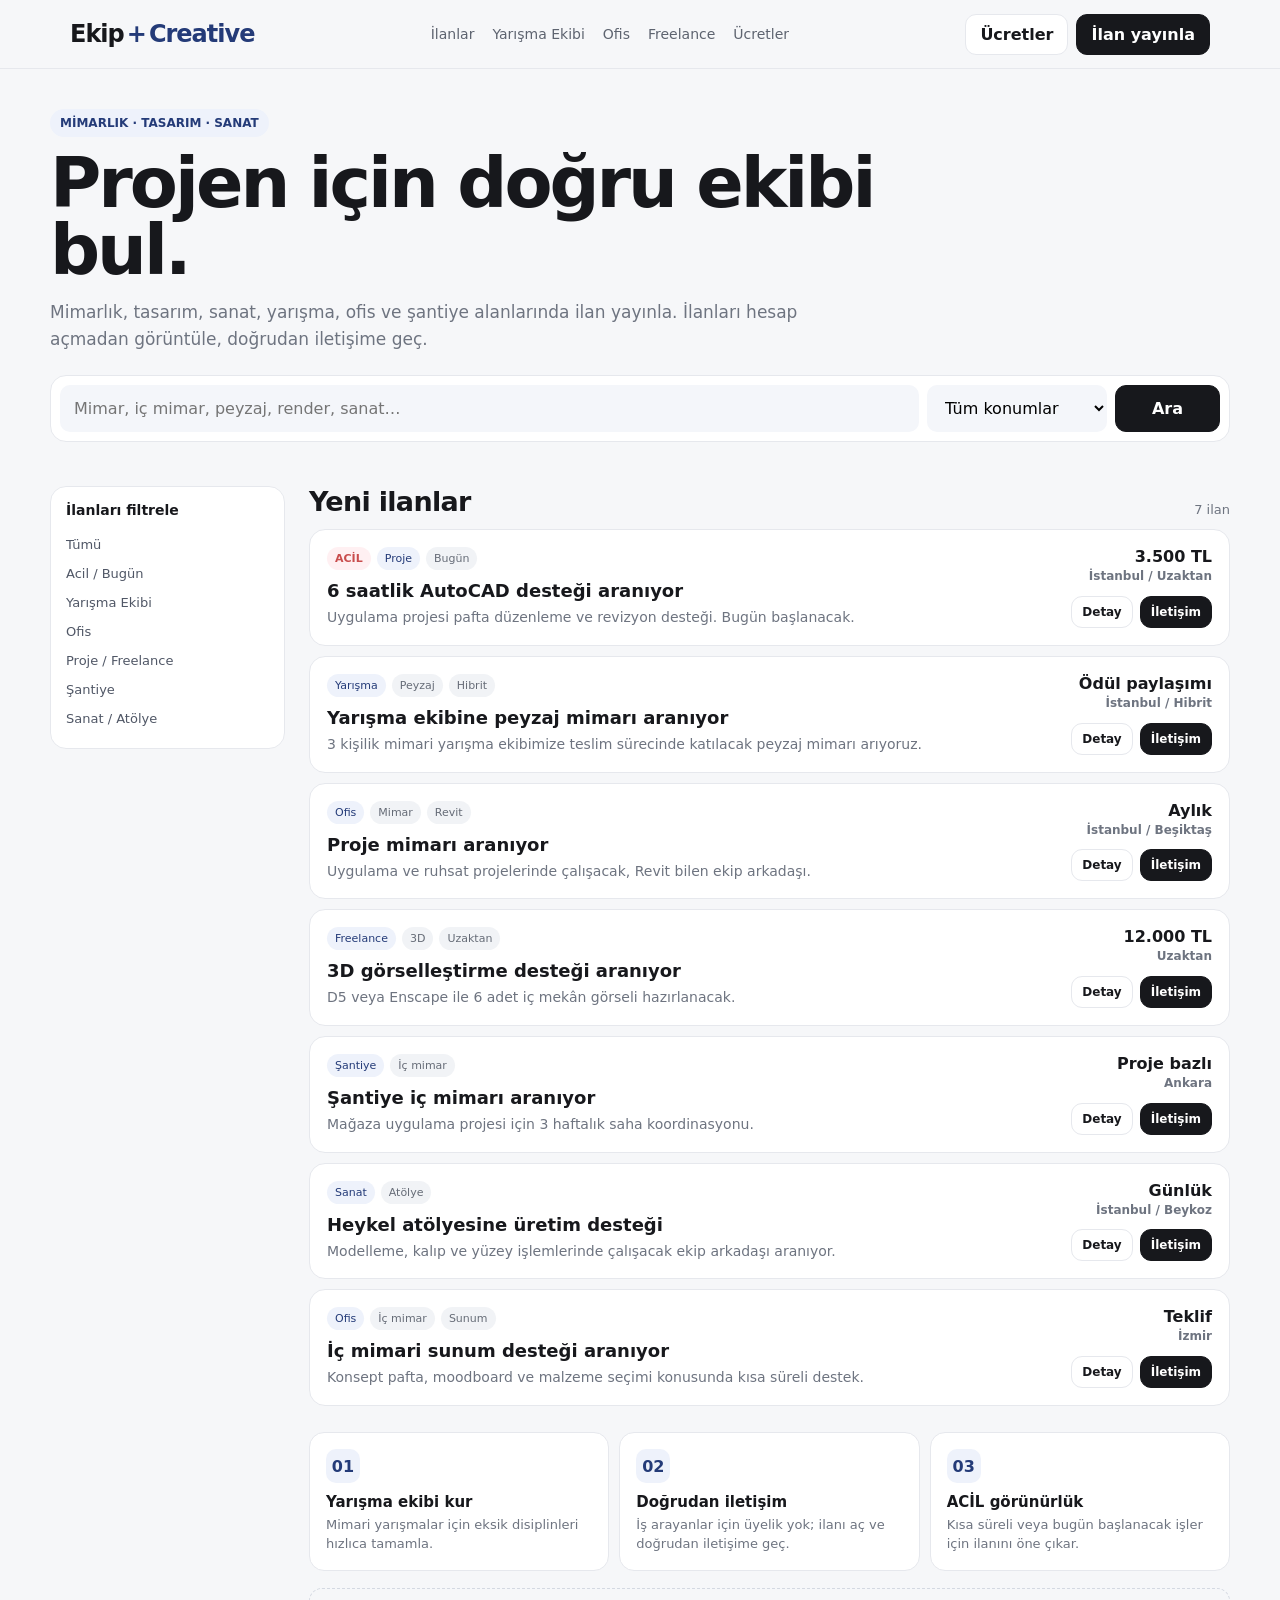
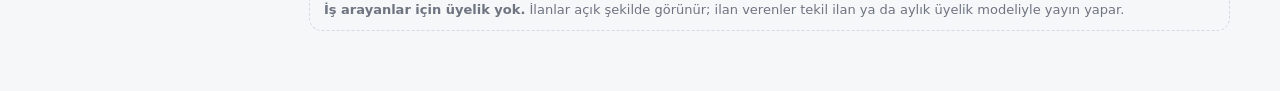
<file: ekipplus/index.html>
<!doctype html>
<html lang="tr">
<head>
<meta charset="utf-8">
<meta name="viewport" content="width=device-width,initial-scale=1">
<meta name="theme-color" content="#243b78">
<title>Ekip+Creative</title>
<style>
:root{--bg:#f6f7f9;--s:#fff;--t:#17181c;--m:#6e7480;--l:#e6e8ed;--a:#243b78;--as:#eef2fb;--r:#c94d4d}
*{box-sizing:border-box}body{margin:0;background:var(--bg);color:var(--t);font-family:Inter,system-ui,-apple-system,"Segoe UI",sans-serif}button,input,select,textarea{font:inherit}button{cursor:pointer}.sh{max-width:1180px;margin:auto;padding:0 20px}header{position:sticky;top:0;z-index:20;background:rgba(246,247,249,.96);backdrop-filter:blur(12px);border-bottom:1px solid var(--l)}.nav{height:68px;display:flex;align-items:center;justify-content:space-between;gap:18px}.logo{font-size:24px;font-weight:850;letter-spacing:-1px;display:flex;align-items:baseline;gap:3px}.logo .plus,.logo .creative{color:var(--a)}.logo .creative{font-weight:700}.menu{display:flex;gap:18px;font-size:14px;color:#5e6470;align-items:center}.menu a{text-decoration:none;color:inherit}.top-actions{display:flex;gap:8px;align-items:center}.top-actions a{text-decoration:none;color:inherit}.btn{border:1px solid var(--l);background:#fff;border-radius:11px;padding:10px 14px;font-weight:700;text-decoration:none;color:inherit}.btn.p{background:var(--t);border-color:var(--t);color:#fff}.hero{padding:40px 0 18px}.eyebrow{display:inline-block;background:var(--as);color:var(--a);font-size:12px;font-weight:800;padding:7px 10px;border-radius:999px;margin-bottom:13px}.hero h1{margin:0;font-size:clamp(42px,6vw,70px);line-height:.96;letter-spacing:-3px;max-width:850px}.hero p{max-width:760px;color:var(--m);font-size:17px;line-height:1.55;margin:15px 0 0}.search{margin-top:23px;background:#fff;border:1px solid var(--l);border-radius:16px;padding:9px;display:grid;grid-template-columns:1fr 180px 105px;gap:8px}.search input,.search select{border:0;background:#f4f6fa;border-radius:10px;padding:13px 14px;outline:none}.mobilechips{display:none}.layout{display:grid;grid-template-columns:235px 1fr;gap:24px;padding:26px 0 60px}.side{position:sticky;top:88px;height:max-content;background:#fff;border:1px solid var(--l);border-radius:16px;padding:15px}.side h3{margin:0 0 12px;font-size:14px}.side button{display:block;border:0;background:none;padding:7px 0;color:#505766;text-align:left;font-size:13px}.side button.on{color:var(--a);font-weight:800}.title{display:flex;justify-content:space-between;align-items:end;margin-bottom:12px}.title h2{margin:0;font-size:27px;letter-spacing:-.7px}.title span{font-size:13px;color:var(--m)}.list{display:flex;flex-direction:column;gap:10px}.card{background:#fff;border:1px solid var(--l);border-radius:16px;padding:17px;display:grid;grid-template-columns:1fr auto;gap:18px}.tags{display:flex;gap:6px;flex-wrap:wrap;margin-bottom:10px}.tag{font-size:11px;padding:5px 8px;border-radius:999px;background:#f1f3f6;color:#666c77}.tag.v{background:var(--as);color:var(--a)}.tag.r{background:#fff0f2;color:var(--r);font-weight:800}.card h3{font-size:18px;margin:0 0 6px}.card p{margin:0;color:var(--m);font-size:14px;line-height:1.48;max-width:720px}.cs{min-width:185px;display:flex;flex-direction:column;align-items:flex-end;justify-content:space-between;gap:10px}.price{text-align:right;font-weight:800}.place{font-size:12px;color:var(--m);margin-top:3px}.ca{display:flex;gap:7px}.ca button{padding:8px 10px;font-size:12px}.features{margin-top:26px;display:grid;grid-template-columns:repeat(3,1fr);gap:10px}.f{background:#fff;border:1px solid var(--l);border-radius:15px;padding:16px}.f i{display:flex;width:34px;height:34px;align-items:center;justify-content:center;border-radius:10px;background:var(--as);color:var(--a);font-style:normal;font-weight:900;margin-bottom:10px}.f h3{margin:0 0 5px;font-size:15px}.f p{margin:0;color:var(--m);font-size:13px;line-height:1.45}.note{margin-top:17px;border:1px dashed #d4d9e2;border-radius:13px;padding:13px 14px;color:var(--m);font-size:13px}.modal{display:none;position:fixed;inset:0;background:rgba(17,21,32,.34);z-index:50;padding:18px;align-items:center;justify-content:center}.modal.show{display:flex}.box{width:min(760px,100%);background:#fff;border-radius:18px;padding:20px;max-height:92vh;overflow:auto}.mh{display:flex;justify-content:space-between;align-items:center;margin-bottom:14px}.mh h3{margin:0}.x{border:0;background:none;font-size:26px}.row{display:grid;grid-template-columns:110px 1fr;gap:10px;padding:9px 0;border-bottom:1px solid var(--l)}.row b{font-size:12px}.row span{font-size:14px;color:#5f6672}.contacts{display:grid;grid-template-columns:repeat(4,1fr);gap:8px;margin-top:14px}.contacts a{text-align:center;background:var(--t);color:#fff;text-decoration:none;border-radius:10px;padding:10px 8px;font-size:13px}.form{display:grid;grid-template-columns:1fr 1fr;gap:12px}.field{display:flex;flex-direction:column;gap:6px}.field.full{grid-column:1/-1}.field label{font-size:12px;color:#606775}.field input,.field select,.field textarea{border:1px solid var(--l);background:#f9fafc;border-radius:10px;padding:11px 12px;outline:none}.field textarea{min-height:100px;resize:vertical}.actions{display:flex;justify-content:flex-end;gap:8px;margin-top:16px}.check{display:flex;align-items:center;gap:8px;font-size:13px;color:var(--m)}.success{margin-top:14px;padding:12px 14px;border-radius:12px;background:#eef8ef;color:#2a6530;display:none}.success.show{display:block}@media(max-width:930px){.menu,.side{display:none}.layout{grid-template-columns:1fr}.mobilechips{display:flex;gap:7px;flex-wrap:wrap;padding-top:5px}.chip{border:1px solid var(--l);background:#fff;border-radius:999px;padding:8px 11px;font-size:13px}.chip.on{background:var(--a);color:#fff;border-color:var(--a)}.features{grid-template-columns:1fr 1fr}}@media(min-width:650px) and (max-width:930px){.list{display:grid;grid-template-columns:repeat(2,minmax(0,1fr))}.card{grid-template-columns:1fr}.cs{min-width:0;align-items:stretch}.price{text-align:left}.ca{justify-content:flex-end}}@media(max-width:650px){.sh{padding:0 15px}.top-actions .price-link{display:none}.top-actions .btn{padding:10px 12px;font-size:13px;white-space:nowrap}.nav{height:62px}.hero{padding-top:28px}.hero h1{font-size:42px;letter-spacing:-2.1px}.hero p{font-size:16px}.search{grid-template-columns:1fr}.layout{padding-top:20px}.title h2{font-size:23px}.card{grid-template-columns:1fr;padding:15px}.cs{min-width:0;align-items:stretch;flex-direction:row}.price{text-align:left}.features{grid-template-columns:1fr}.contacts{grid-template-columns:1fr 1fr}.form{grid-template-columns:1fr}.field.full{grid-column:auto}}
</style>
</head>
<body>
<header><div class="sh nav"><div class="logo"><span>Ekip</span><span class="plus">+</span><span class="creative">Creative</span></div><nav class="menu"><a href="#ilanlar">İlanlar</a><a href="#yarisma">Yarışma Ekibi</a><a href="#ofis">Ofis</a><a href="#freelance">Freelance</a><a href="ucretler.html">Ücretler</a></nav><div class="top-actions"><a class="btn price-link" href="ucretler.html">Ücretler</a><button class="btn p" onclick="openM('new')">İlan yayınla</button></div></div></header>
<section class="sh hero"><div class="eyebrow">MİMARLIK · TASARIM · SANAT</div><h1>Projen için doğru ekibi bul.</h1><p>Mimarlık, tasarım, sanat, yarışma, ofis ve şantiye alanlarında ilan yayınla. İlanları hesap açmadan görüntüle, doğrudan iletişime geç.</p><div class="search"><input id="q" placeholder="Mimar, iç mimar, peyzaj, render, sanat…" oninput="filter()"><select id="loc" onchange="filter()"><option value="">Tüm konumlar</option><option>İstanbul</option><option>Ankara</option><option>İzmir</option><option>Uzaktan</option></select><button class="btn p" onclick="filter()">Ara</button></div></section>
<section class="sh mobilechips"><button class="chip" data-t="acil" onclick="typeF(this)">Acil / Bugün</button><button class="chip" data-t="yarisma" onclick="typeF(this)">Yarışma Ekibi</button><button class="chip" data-t="ofis" onclick="typeF(this)">Ofis</button><button class="chip" data-t="proje" onclick="typeF(this)">Proje / Freelance</button><button class="chip" data-t="santiye" onclick="typeF(this)">Şantiye</button><button class="chip" data-t="sanat" onclick="typeF(this)">Sanat / Atölye</button></section>
<main class="sh layout"><aside class="side"><h3>İlanları filtrele</h3><button onclick="setT('',this)">Tümü</button><button onclick="setT('acil',this)">Acil / Bugün</button><button onclick="setT('yarisma',this)">Yarışma Ekibi</button><button onclick="setT('ofis',this)">Ofis</button><button onclick="setT('proje',this)">Proje / Freelance</button><button onclick="setT('santiye',this)">Şantiye</button><button onclick="setT('sanat',this)">Sanat / Atölye</button></aside><section><div class="title"><h2 id="ilanlar">Yeni ilanlar</h2><span id="count">7 ilan</span></div><div class="list"><article class="card" data-t="acil proje" data-s="autocad acil proje mimar uzaktan istanbul"><div><div class="tags"><span class="tag r">ACİL</span><span class="tag v">Proje</span><span class="tag">Bugün</span></div><h3>6 saatlik AutoCAD desteği aranıyor</h3><p>Uygulama projesi pafta düzenleme ve revizyon desteği. Bugün başlanacak.</p></div><div class="cs"><div class="price">3.500 TL<div class="place">İstanbul / Uzaktan</div></div><div class="ca"><button class="btn" onclick="detail('6 saatlik AutoCAD desteği aranıyor','Acil / Proje','İstanbul / Uzaktan','3.500 TL')">Detay</button><button class="btn p" onclick="openM('contact')">İletişim</button></div></div></article><article class="card" data-t="yarisma" data-s="yarışma peyzaj mimarı şehir plancısı istanbul hibrit"><div><div class="tags"><span class="tag v">Yarışma</span><span class="tag">Peyzaj</span><span class="tag">Hibrit</span></div><h3>Yarışma ekibine peyzaj mimarı aranıyor</h3><p>3 kişilik mimari yarışma ekibimize teslim sürecinde katılacak peyzaj mimarı arıyoruz.</p></div><div class="cs"><div class="price">Ödül paylaşımı<div class="place">İstanbul / Hibrit</div></div><div class="ca"><button class="btn" onclick="detail('Yarışma ekibine peyzaj mimarı aranıyor','Yarışma Ekibi','İstanbul / Hibrit','Ödül paylaşımı')">Detay</button><button class="btn p" onclick="openM('contact')">İletişim</button></div></div></article><article class="card" data-t="ofis" data-s="ofis proje mimarı revit istanbul"><div><div class="tags"><span class="tag v">Ofis</span><span class="tag">Mimar</span><span class="tag">Revit</span></div><h3>Proje mimarı aranıyor</h3><p>Uygulama ve ruhsat projelerinde çalışacak, Revit bilen ekip arkadaşı.</p></div><div class="cs"><div class="price">Aylık<div class="place">İstanbul / Beşiktaş</div></div><div class="ca"><button class="btn" onclick="detail('Proje mimarı aranıyor','Ofis','İstanbul / Beşiktaş','Aylık')">Detay</button><button class="btn p" onclick="openM('contact')">İletişim</button></div></div></article><article class="card" data-t="proje" data-s="3d render freelance d5 enscape uzaktan"><div><div class="tags"><span class="tag v">Freelance</span><span class="tag">3D</span><span class="tag">Uzaktan</span></div><h3>3D görselleştirme desteği aranıyor</h3><p>D5 veya Enscape ile 6 adet iç mekân görseli hazırlanacak.</p></div><div class="cs"><div class="price">12.000 TL<div class="place">Uzaktan</div></div><div class="ca"><button class="btn" onclick="detail('3D görselleştirme desteği aranıyor','Proje / Freelance','Uzaktan','12.000 TL')">Detay</button><button class="btn p" onclick="openM('contact')">İletişim</button></div></div></article><article class="card" data-t="santiye" data-s="şantiye iç mimar saha uygulama ankara"><div><div class="tags"><span class="tag v">Şantiye</span><span class="tag">İç mimar</span></div><h3>Şantiye iç mimarı aranıyor</h3><p>Mağaza uygulama projesi için 3 haftalık saha koordinasyonu.</p></div><div class="cs"><div class="price">Proje bazlı<div class="place">Ankara</div></div><div class="ca"><button class="btn" onclick="detail('Şantiye iç mimarı aranıyor','Şantiye','Ankara','Proje bazlı')">Detay</button><button class="btn p" onclick="openM('contact')">İletişim</button></div></div></article><article class="card" data-t="sanat" data-s="heykel atölye üretim destek istanbul"><div><div class="tags"><span class="tag v">Sanat</span><span class="tag">Atölye</span></div><h3>Heykel atölyesine üretim desteği</h3><p>Modelleme, kalıp ve yüzey işlemlerinde çalışacak ekip arkadaşı aranıyor.</p></div><div class="cs"><div class="price">Günlük<div class="place">İstanbul / Beykoz</div></div><div class="ca"><button class="btn" onclick="detail('Heykel atölyesine üretim desteği','Sanat / Atölye','İstanbul / Beykoz','Günlük')">Detay</button><button class="btn p" onclick="openM('contact')">İletişim</button></div></div></article><article class="card" data-t="ofis" data-s="iç mimar ofis moodboard sunum izmir"><div><div class="tags"><span class="tag v">Ofis</span><span class="tag">İç mimar</span><span class="tag">Sunum</span></div><h3>İç mimari sunum desteği aranıyor</h3><p>Konsept pafta, moodboard ve malzeme seçimi konusunda kısa süreli destek.</p></div><div class="cs"><div class="price">Teklif<div class="place">İzmir</div></div><div class="ca"><button class="btn" onclick="detail('İç mimari sunum desteği aranıyor','Ofis / İç Mimarlık','İzmir','Teklif')">Detay</button><button class="btn p" onclick="openM('contact')">İletişim</button></div></div></article></div><div class="features"><div class="f"><i>01</i><h3>Yarışma ekibi kur</h3><p>Mimari yarışmalar için eksik disiplinleri hızlıca tamamla.</p></div><div class="f"><i>02</i><h3>Doğrudan iletişim</h3><p>İş arayanlar için üyelik yok; ilanı aç ve doğrudan iletişime geç.</p></div><div class="f"><i>03</i><h3>ACİL görünürlük</h3><p>Kısa süreli veya bugün başlanacak işler için ilanını öne çıkar.</p></div></div><div class="note"><b>İş arayanlar için üyelik yok.</b> İlanlar açık şekilde görünür; ilan verenler tekil ilan ya da aylık üyelik modeliyle yayın yapar.</div></section></main>
<div class="modal" id="detail"><div class="box"><div class="mh"><h3 id="dt"></h3><button class="x" onclick="closeM('detail')">×</button></div><div id="db"></div></div></div>
<div class="modal" id="contact"><div class="box"><div class="mh"><h3>İletişime geç</h3><button class="x" onclick="closeM('contact')">×</button></div><p style="color:var(--m)">İlan verenin paylaştığı kanallardan doğrudan ulaşabilirsin.</p><div class="contacts"><a href="tel:+905551112233">Ara</a><a href="https://wa.me/905551112233" target="_blank">WhatsApp</a><a href="mailto:hello@ekipplus.app">E-posta</a><a href="https://instagram.com" target="_blank">Instagram</a></div></div></div>
<div class="modal" id="new"><div class="box"><div class="mh"><h3>Yeni ilan yayınla</h3><button class="x" onclick="closeM('new')">×</button></div><form id="publishForm"><div class="form"><div class="field"><label>İlan türü</label><select name="type" required><option value="">Seçiniz</option><option>Ofis</option><option>Yarışma Ekibi</option><option>Proje / Freelance</option><option>Şantiye</option><option>Sanat / Atölye</option></select></div><div class="field"><label>Konum</label><input name="location" placeholder="İstanbul / Uzaktan" required></div><div class="field full"><label>Başlık</label><input name="title" placeholder="Örn. Yarışma ekibine şehir plancısı aranıyor" required></div><div class="field full"><label>Açıklama</label><textarea name="desc" placeholder="İşin içeriğini, süreyi ve beklentiyi net yazın." required></textarea></div><div class="field"><label>Ücret</label><input name="price" placeholder="Örn. 8.000 TL" required></div><div class="field"><label>Tarih / süre</label><input name="date" placeholder="Örn. 12 Eylül / 3 gün"></div><div class="field"><label>Telefon / WhatsApp</label><input name="contact" placeholder="05xx xxx xx xx" required></div><div class="field"><label>Portfolyo / link</label><input name="link" placeholder="Web sitesi, Behance, Instagram..."></div><div class="field full"><label class="check"><input type="checkbox" name="urgent"> Bu ilanı ACİL olarak öne çıkar</label></div></div><div class="actions"><a class="btn" href="ucretler.html">Ücretleri gör</a><button type="submit" class="btn p">Devam et</button></div><div id="successMsg" class="success">İlan formu kaydedildi. Sonraki adımda ödeme ve yayınlama ekranına geçilecek.</div></form></div></div>
<script>
let t='';function openM(id){document.getElementById(id).classList.add('show')}function closeM(id){document.getElementById(id).classList.remove('show')}document.querySelectorAll('.modal').forEach(m=>m.addEventListener('click',e=>{if(e.target===m)m.classList.remove('show')}));function detail(title,type,loc,price){document.getElementById('dt').textContent=title;document.getElementById('db').innerHTML=`<div class="row"><b>Tür</b><span>${type}</span></div><div class="row"><b>Konum</b><span>${loc}</span></div><div class="row"><b>Ücret</b><span>${price}</span></div><div class="row"><b>İletişim</b><span>Telefon, WhatsApp, e-posta veya sosyal medya üzerinden doğrudan iletişim kurulabilir.</span></div>`;openM('detail')}function setT(v,el){t=v;document.querySelectorAll('.side button').forEach(b=>b.classList.remove('on'));if(el)el.classList.add('on');filter()}function typeF(el){t=t===el.dataset.t?'':el.dataset.t;document.querySelectorAll('.chip').forEach(c=>c.classList.toggle('on',c.dataset.t===t));filter()}function filter(){const q=document.getElementById('q').value.toLowerCase().trim();const l=document.getElementById('loc').value.toLowerCase();let n=0;document.querySelectorAll('.card').forEach(c=>{const s=c.dataset.s.toLowerCase(),tt=c.dataset.t.toLowerCase();const show=(!q||s.includes(q))&&(!l||s.includes(l))&&(!t||tt.includes(t));c.style.display=show?'grid':'none';if(show)n++});document.getElementById('count').textContent=n+' ilan'}
document.getElementById('publishForm').addEventListener('submit',function(e){e.preventDefault();const f=new FormData(this);const required=['type','location','title','desc','price','contact'];for(const key of required){if(!String(f.get(key)||'').trim()){alert('Lütfen gerekli alanları doldurun.');return;}}document.getElementById('successMsg').classList.add('show');this.reset();});
</script>
</body>
</html>
</file>
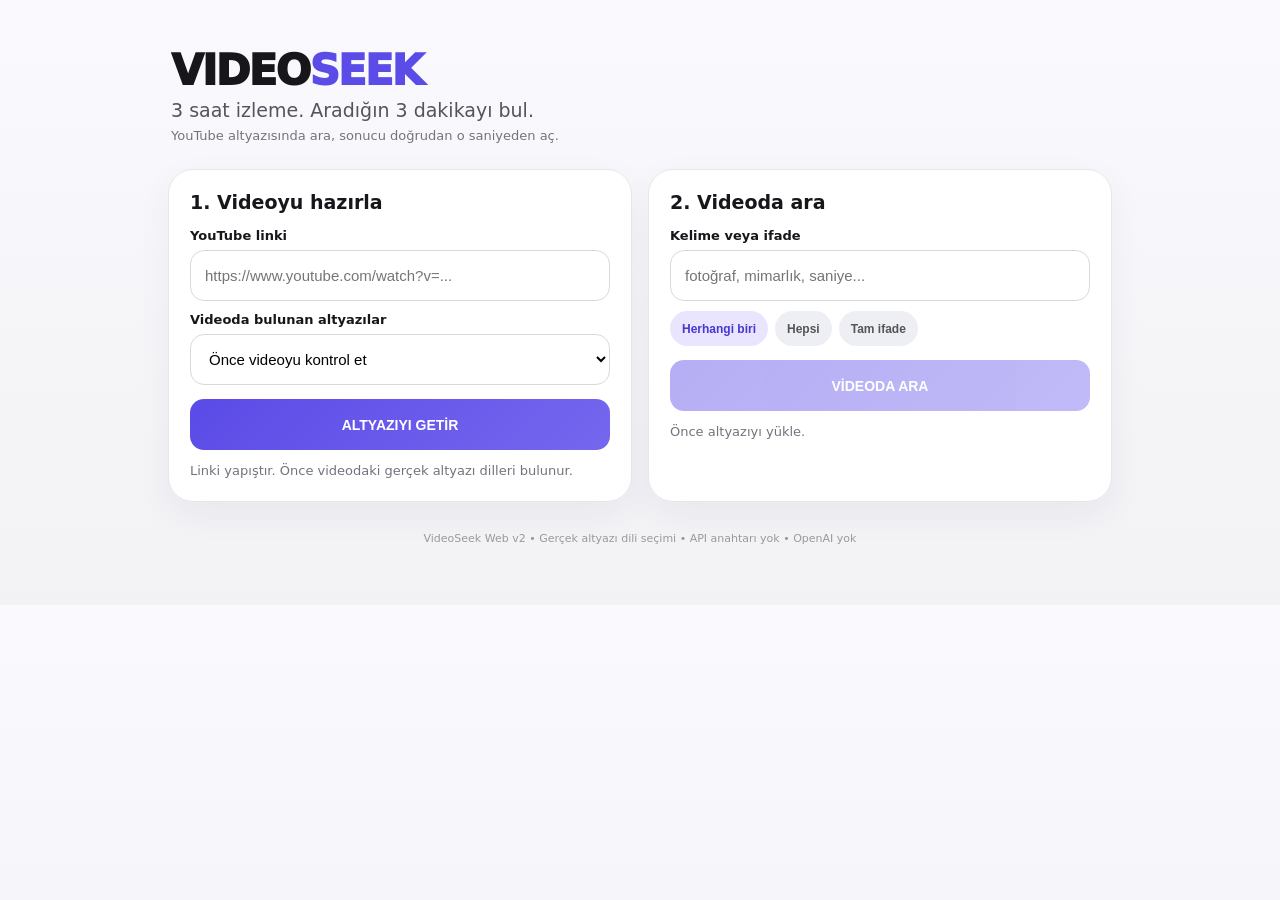
<file: videoseek/index.html>
<!doctype html>
<html lang="tr">
<head>
<meta charset="utf-8"/>
<meta name="viewport" content="width=device-width,initial-scale=1"/>
<title>VideoSeek</title>
<style>
:root{--bg:#f6f6f8;--card:#fff;--text:#17171b;--muted:#73737d;--line:#e6e6ec;--p:#5b4be7;--p2:#7667ef;--ok:#17813b;--bad:#b33a3a}
*{box-sizing:border-box} body{margin:0;background:linear-gradient(180deg,#fafafe 0,#f2f2f5 100%);font-family:Inter,system-ui,-apple-system,Segoe UI,Roboto,sans-serif;color:var(--text)}
.wrap{max-width:980px;margin:auto;padding:34px 18px 60px}
.hero{padding:12px 3px 26px}.brand{font-size:42px;font-weight:950;letter-spacing:-1.8px}.brand span{color:var(--p)}
.tag{font-size:19px;color:#54545e;margin-top:4px}.sub{font-size:13px;color:var(--muted);margin-top:7px}
.grid{display:grid;grid-template-columns:1fr 1fr;gap:16px}.card{background:rgba(255,255,255,.96);border:1px solid var(--line);border-radius:25px;padding:21px;box-shadow:0 12px 35px rgba(45,40,80,.055)}
h2{font-size:19px;margin:0 0 15px}label{display:block;font-size:13px;font-weight:800;margin:11px 0 7px}
input,select{width:100%;height:51px;border:1px solid #d8d8df;border-radius:14px;background:#fff;padding:0 14px;font-size:15px;outline:none}
input:focus,select:focus{border-color:var(--p);box-shadow:0 0 0 3px rgba(91,75,231,.09)}
button{border:0;border-radius:14px;height:51px;font-weight:900;font-size:14px;cursor:pointer}
.primary{width:100%;margin-top:14px;background:linear-gradient(135deg,var(--p),var(--p2));color:#fff}
.primary:disabled{opacity:.45}.status{font-size:13px;line-height:1.4;margin-top:12px;min-height:18px;color:var(--muted)}.ok{color:var(--ok)}.bad{color:var(--bad)}
.chips{display:flex;gap:7px;flex-wrap:wrap;margin-top:10px}.chip{height:35px;padding:0 12px;background:#eeeeF5;color:#555;border-radius:99px;font-size:12px}.chip.on{background:#e9e5ff;color:#4537d0}
.meta{display:none;margin-top:17px}.title{font-size:20px;font-weight:900}.meta2{font-size:13px;color:var(--muted);margin-top:5px}
.results{margin-top:20px}.result{background:#fff;border:1px solid var(--line);border-radius:19px;padding:16px;margin:9px 0}
.time{font-size:22px;font-weight:950;color:var(--p);text-decoration:none}.snippet{line-height:1.52;margin:8px 0 13px}.snippet mark{background:#fff0a4;border-radius:4px;padding:0 2px}.watch{display:inline-flex;text-decoration:none;background:#eeeeF6;color:#373747;border-radius:11px;height:38px;align-items:center;padding:0 13px;font-size:12px;font-weight:900}
.empty{text-align:center;color:var(--muted);padding:32px}.footer{text-align:center;color:#999;font-size:11px;margin-top:30px}
@media(max-width:760px){.grid{grid-template-columns:1fr}.brand{font-size:36px}.tag{font-size:16px}.wrap{padding-top:20px}}
</style>
</head>
<body>
<div class="wrap">
  <div class="hero">
    <div class="brand">VIDEO<span>SEEK</span></div>
    <div class="tag">3 saat izleme. Aradığın 3 dakikayı bul.</div>
    <div class="sub">YouTube altyazısında ara, sonucu doğrudan o saniyeden aç.</div>
  </div>
  <div class="grid">
    <div class="card">
      <h2>1. Videoyu hazırla</h2>
      <label>YouTube linki</label>
      <input id="url" placeholder="https://www.youtube.com/watch?v=..." />
      <label>Videoda bulunan altyazılar</label>
      <select id="lang"><option value="">Önce videoyu kontrol et</option></select>
      <button id="load" class="primary">ALTYAZIYI GETİR</button>
      <div id="loadStatus" class="status">Linki yapıştır. Önce videodaki gerçek altyazı dilleri bulunur.</div>
    </div>
    <div class="card">
      <h2>2. Videoda ara</h2>
      <label>Kelime veya ifade</label>
      <input id="q" placeholder="fotoğraf, mimarlık, saniye..." />
      <div class="chips">
        <button class="chip on" data-mode="any">Herhangi biri</button>
        <button class="chip" data-mode="all">Hepsi</button>
        <button class="chip" data-mode="phrase">Tam ifade</button>
      </div>
      <button id="search" class="primary" disabled>VİDEODA ARA</button>
      <div id="searchStatus" class="status">Önce altyazıyı yükle.</div>
    </div>
  </div>
  <div id="meta" class="card meta"><div id="title" class="title">Video hazır</div><div id="meta2" class="meta2"></div></div>
  <div id="results" class="results"></div>
  <div class="footer">VideoSeek Web v2 • Gerçek altyazı dili seçimi • API anahtarı yok • OpenAI yok</div>
</div>
<script>
let segments=[], mode="any", currentUrl="";
const $=id=>document.getElementById(id);
document.querySelectorAll(".chip").forEach(b=>b.onclick=()=>{document.querySelectorAll(".chip").forEach(x=>x.classList.remove("on"));b.classList.add("on");mode=b.dataset.mode;});
function vid(u){try{const x=new URL(u.trim());if(x.hostname.includes("youtu.be")) return x.pathname.slice(1).split("/")[0];if(x.pathname.startsWith("/shorts/")||x.pathname.startsWith("/live/")) return x.pathname.split("/")[2];return x.searchParams.get("v");}catch{return null}}
function norm(s){return s.toLocaleLowerCase("tr-TR").normalize("NFD").replace(/\p{Diacritic}/gu,"").replaceAll("ı","i").replace(/\s+/g," ").trim()}
function secFromStamp(s){const p=s.split(":").map(Number);if(p.length===3)return p[0]*3600+p[1]*60+p[2];if(p.length===2)return p[0]*60+p[1];return Number(s)||0;}
function fmt(sec){sec=Math.max(0,Math.floor(sec));let h=Math.floor(sec/3600),m=Math.floor((sec%3600)/60),s=sec%60;return h?`${h}:${String(m).padStart(2,"0")}:${String(s).padStart(2,"0")}`:`${String(m).padStart(2,"0")}:${String(s).padStart(2,"0")}`}
function timed(sec){const id=vid(currentUrl);return `https://www.youtube.com/watch?v=${id}&t=${Math.max(0,Math.floor(sec)-2)}s`}
function esc(s){return String(s).replace(/[&<>"']/g,c=>({"&":"&amp;","<":"&lt;",">":"&gt;",'"':"&quot;","'":"&#039;"}[c]))}
function hi(text,terms){let out=esc(text);for(const t of terms.sort((a,b)=>b.length-a.length)){if(!t)continue;const safe=t.replace(/[.*+?^${}()|[\]\\]/g,"\\$&");out=out.replace(new RegExp(`(${safe})`,"gi"),"<mark>$1</mark>")}return out}
function parseTranscript(txt){const lines=txt.split(/\r?\n/);let out=[], current=null;for(const raw of lines){const line=raw.trim();if(!line) continue;const m=line.match(/^\[(\d{1,2}:\d{2}(?::\d{2})?)\]\s*(.*)$/);if(m){if(current&&current.text.trim())out.push(current);current={start:secFromStamp(m[1]),text:m[2].trim()};}else if(current){current.text+=" "+line;}}if(current&&current.text.trim())out.push(current);return out;}
function parseMeta(txt){const language=(txt.match(/^Language:\s*([^\s·]+)/mi)||[])[1]||"";const other=(txt.match(/^Other available languages:\s*(.+)$/mi)||[])[1]||"";return {language,other};}
function languageLabel(code){const base=code.replace(/^a-/,"").split("-")[0].toLowerCase();const names={tr:"Türkçe",en:"English",de:"Deutsch",fr:"Français",es:"Español",it:"Italiano",pt:"Português",ar:"العربية",ru:"Русский",ja:"日本語",ko:"한국어",zh:"中文"};return (names[base]||code)+(code.startsWith("a-")?" (otomatik)":"");}
function extractAvailable(meta){const set=new Set();if(meta.language)set.add(meta.language);const re=/([a-z]{2,3}(?:-[A-Za-z0-9]+)?|a-[a-z]{2,3})(?:\s*\([^)]*\))?/g;let m;while((m=re.exec(meta.other))!==null)set.add(m[1]);return [...set];}
async function inspectLanguages(id){const r=await fetch(`https://youtube-transcript.ai/transcript/${encodeURIComponent(id)}.txt`,{cache:"no-store"});if(!r.ok)throw new Error(`Altyazı bilgisi alınamadı (${r.status}).`);const txt=await r.text(),meta=parseMeta(txt),langs=extractAvailable(meta);return {txt,meta,langs};}
$("load").onclick=async()=>{const url=$("url").value.trim(),id=vid(url);if(!id){$("loadStatus").className="status bad";$("loadStatus").textContent="Geçerli bir YouTube linki gir.";return}currentUrl=url;segments=[];$("results").innerHTML="";$("search").disabled=true;$("load").disabled=true;$("loadStatus").className="status";$("loadStatus").textContent="Videodaki altyazı dilleri kontrol ediliyor...";try{const info=await inspectLanguages(id);let langs=info.langs;const sel=$("lang");sel.innerHTML="";if(!langs.length&&info.meta.language)langs=[info.meta.language];if(!langs.length)throw new Error("Bu videoda erişilebilir altyazı dili bulunamadı.");langs.sort((a,b)=>{const atr=a.replace(/^a-/,"").toLowerCase().startsWith("tr")?0:1;const btr=b.replace(/^a-/,"").toLowerCase().startsWith("tr")?0:1;return atr-btr;});langs.forEach(code=>{const o=document.createElement("option");o.value=code;o.textContent=languageLabel(code);sel.appendChild(o);});const tr=langs.find(x=>x.replace(/^a-/,"").toLowerCase().startsWith("tr"));sel.value=tr||info.meta.language||langs[0];$("loadStatus").textContent=`${langs.length} altyazı dili bulundu. ${languageLabel(sel.value)} yükleniyor...`;let lang=sel.value;let r=await fetch(`https://youtube-transcript.ai/transcript/${encodeURIComponent(id)}.txt?lang=${encodeURIComponent(lang)}`,{cache:"no-store"});if(!r.ok)throw new Error(`Seçilen altyazı alınamadı (${r.status}).`);let txt=await r.text();const actual=parseMeta(txt).language;segments=parseTranscript(txt);if(!segments.length)throw new Error("Altyazı geldi ancak zaman kodları okunamadı.");$("loadStatus").className="status ok";$("loadStatus").textContent=`${segments.length} altyazı bölümü hazır • Gelen dil: ${languageLabel(actual||lang)}`;$("search").disabled=false;$("searchStatus").textContent="Aramak istediğin kelimeyi yaz.";$("meta").style.display="block";$("title").textContent="Video hazır";$("meta2").textContent=`${segments.length} zaman kodlu bölüm • ${languageLabel(actual||lang)}`;}catch(e){$("loadStatus").className="status bad";$("loadStatus").textContent=e.message;}finally{$("load").disabled=false}};
$("lang").addEventListener("change",async()=>{const id=vid($("url").value.trim()),lang=$("lang").value;if(!id||!lang)return;$("loadStatus").className="status";$("loadStatus").textContent=`${languageLabel(lang)} yükleniyor...`;$("search").disabled=true;try{const r=await fetch(`https://youtube-transcript.ai/transcript/${encodeURIComponent(id)}.txt?lang=${encodeURIComponent(lang)}`,{cache:"no-store"});const txt=await r.text();const actual=parseMeta(txt).language;segments=parseTranscript(txt);if(!segments.length)throw new Error("Bu altyazı track'i okunamadı.");$("loadStatus").className="status ok";$("loadStatus").textContent=`${segments.length} bölüm hazır • Gelen dil: ${languageLabel(actual||lang)}`;$("search").disabled=false;$("meta2").textContent=`${segments.length} zaman kodlu bölüm • ${languageLabel(actual||lang)}`;}catch(e){$("loadStatus").className="status bad";$("loadStatus").textContent=e.message}});
$("search").onclick=()=>{const q=$("q").value.trim();if(!q)return;const terms=q.split(/[,;]/).map(x=>x.trim()).filter(Boolean),nts=terms.map(norm),nq=norm(q);let hits=[];segments.forEach((s,i)=>{const n=norm(s.text);let ok=mode==="phrase"?n.includes(nq):mode==="all"?nts.length&&nts.every(t=>n.includes(t)):nts.some(t=>n.includes(t));if(ok){const snippet=segments.slice(Math.max(0,i-1),Math.min(segments.length,i+2)).map(x=>x.text).join(" ");hits.push({sec:s.start,text:snippet});}});hits=hits.filter((h,i,a)=>!i||h.sec-a[i-1].sec>5);$("searchStatus").textContent=`${hits.length} sonuç bulundu.`;$("results").innerHTML=hits.length?`<h2>${hits.length} SONUÇ</h2>`+hits.map(h=>`<div class="result"><a class="time" href="${timed(h.sec)}" target="_blank">${fmt(h.sec)}</a><div class="snippet">${hi(h.text,mode==="phrase"?[q]:terms)}</div><a class="watch" href="${timed(h.sec)}" target="_blank">▶ BURADAN İZLE</a></div>`).join(""):`<div class="empty">Bu kelime veya ifade altyazıda bulunamadı.</div>`;};
$("q").addEventListener("keydown",e=>{if(e.key==="Enter"&&!$("search").disabled)$("search").click()});
</script>
</body>
</html>
</file>
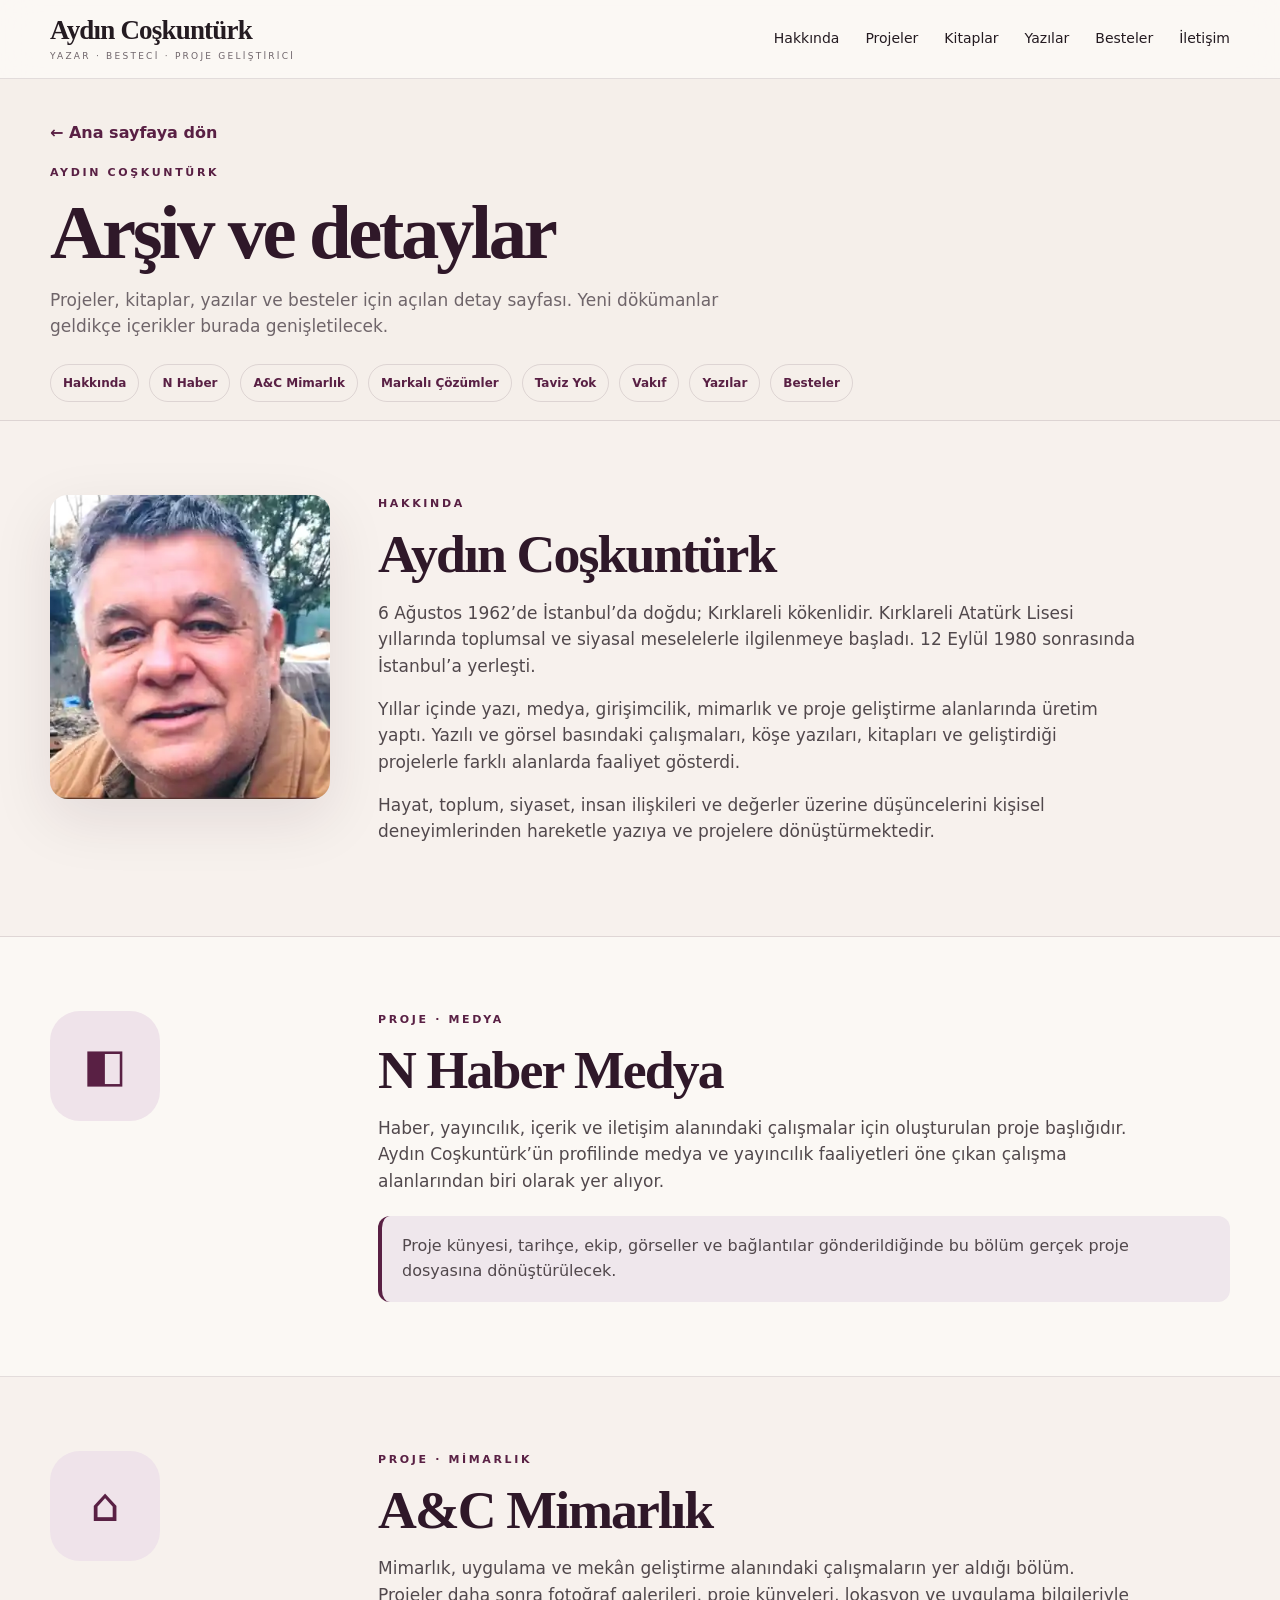
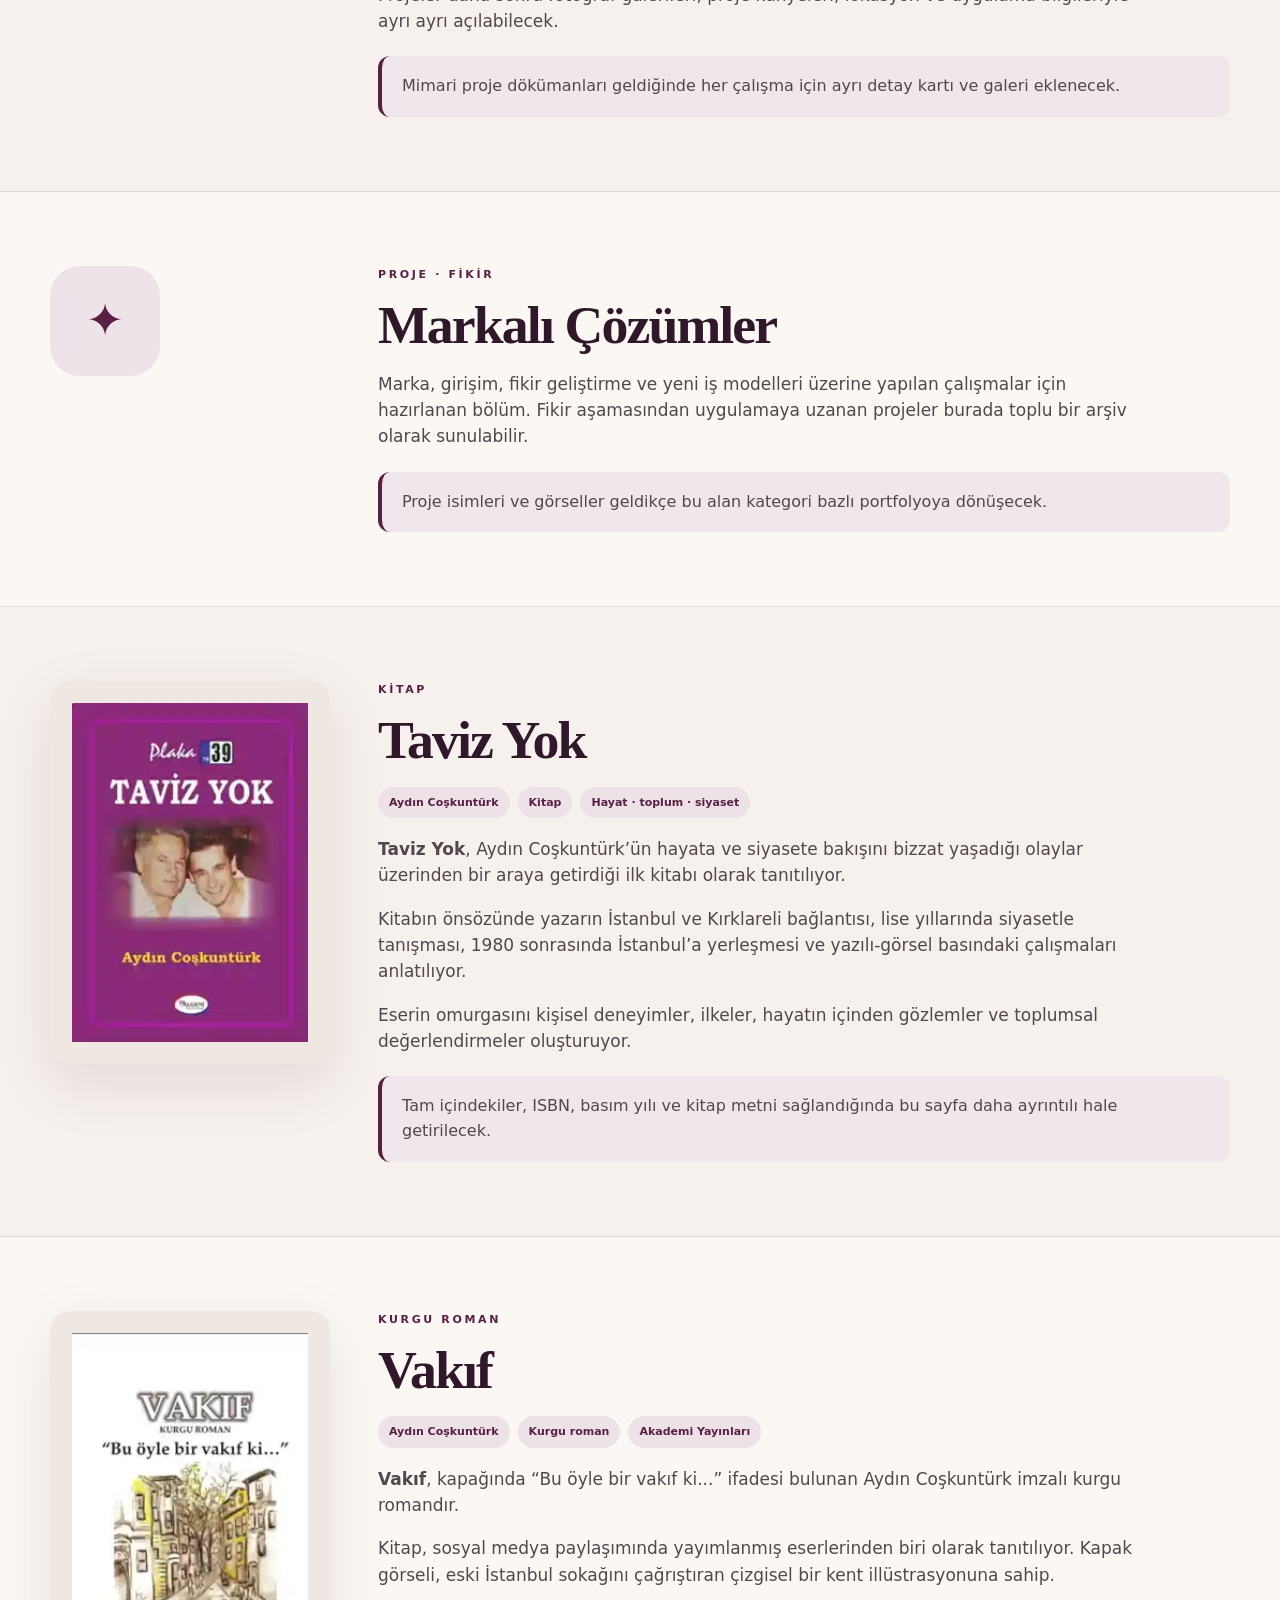
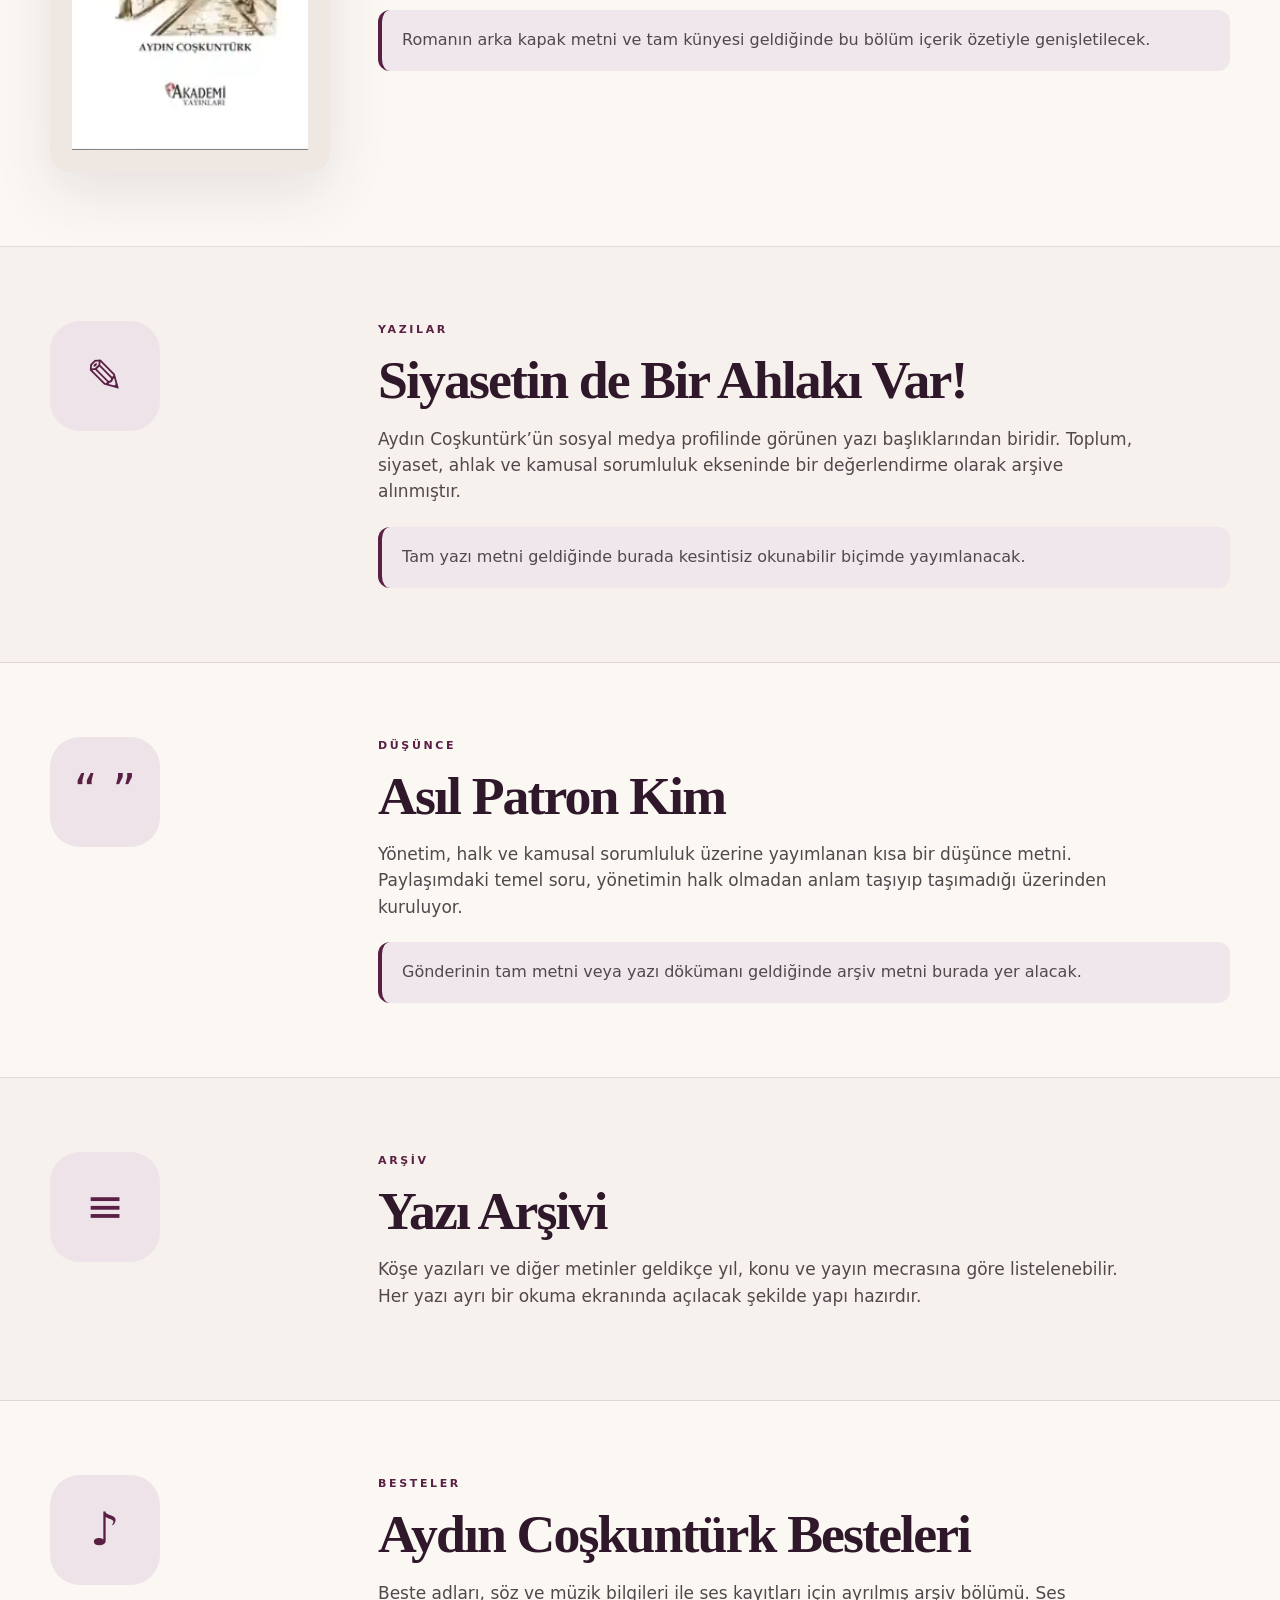
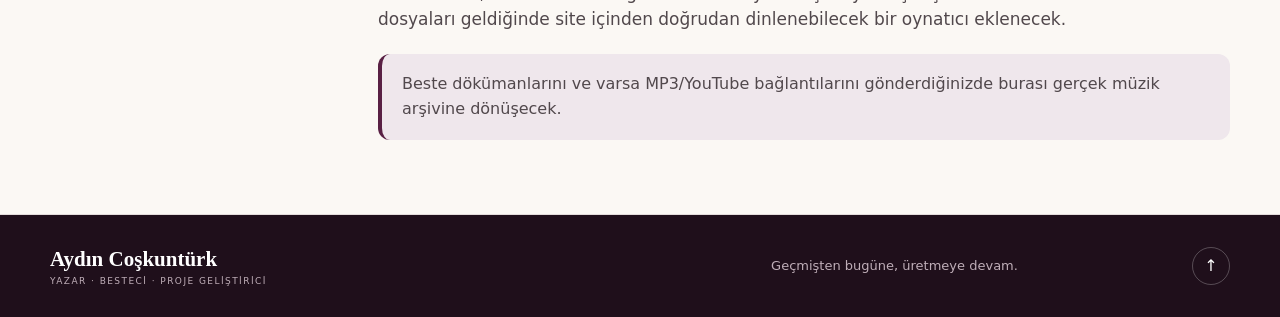
<file: aydin-coskunturk/detay.html>
<!DOCTYPE html>
<html lang="tr">
<head>
<meta charset="utf-8"/>
<meta name="viewport" content="width=device-width,initial-scale=1"/>
<meta name="theme-color" content="#311429"/>
<title>Aydın Coşkuntürk — Detaylar</title>
<link rel="icon" href="assets/favicon.svg" type="image/svg+xml"/>
<link rel="stylesheet" href="assets/style.css"/>
<style>
.detail-top{padding:42px 0 18px;background:#f5efea;border-bottom:1px solid var(--line)}
.back{display:inline-flex;gap:8px;align-items:center;color:var(--plum);font-weight:800;text-decoration:none;margin-bottom:18px}.detail-title{max-width:820px}.detail-title p{max-width:720px;color:var(--muted);font-size:17px}.detail-block{scroll-margin-top:95px;padding:74px 0;border-bottom:1px solid var(--line)}.detail-block:nth-child(even){background:#f7f1ed}.detail-grid{display:grid;grid-template-columns:280px 1fr;gap:48px;align-items:start}.detail-cover{background:#efe7e2;border-radius:20px;padding:22px;box-shadow:var(--shadow)}.detail-cover img{width:100%;max-height:430px;object-fit:contain}.detail-copy p{font-size:17px;color:#51484c;max-width:760px}.detail-copy .meta{display:flex;gap:8px;flex-wrap:wrap;margin:18px 0}.detail-copy .meta span{background:#eee2e9;color:var(--plum);font-size:11px;font-weight:800;padding:7px 11px;border-radius:999px}.detail-note{margin-top:22px;padding:18px 20px;background:#efe7ec;border-left:4px solid var(--plum);border-radius:12px;color:#51484c}.detail-icon{width:110px;height:110px;border-radius:30px;background:#efe3ea;color:var(--plum);display:grid;place-items:center;font-size:46px}.detail-nav{display:flex;gap:10px;flex-wrap:wrap;margin-top:24px}.detail-nav a{padding:9px 12px;border:1px solid var(--line);border-radius:999px;color:var(--plum);text-decoration:none;font-weight:700;font-size:12px}.detail-nav a:hover{background:#efe3ea}.detail-photo{width:100%;border-radius:18px;box-shadow:var(--shadow)}
@media(max-width:760px){.detail-grid{grid-template-columns:1fr}.detail-cover{max-width:300px}.detail-block{padding:56px 0}.detail-icon{width:80px;height:80px;border-radius:22px}}
</style>
</head>
<body>
<header class="site-header"><div class="shell nav-wrap"><a class="brand" href="index.html"><span class="brand-name">Aydın Coşkuntürk</span><span class="brand-sub">Yazar · Besteci · Proje Geliştirici</span></a><nav class="main-nav"><a href="index.html#hakkinda">Hakkında</a><a href="index.html#projeler">Projeler</a><a href="index.html#kitaplar">Kitaplar</a><a href="index.html#yazilar">Yazılar</a><a href="index.html#besteler">Besteler</a><a href="index.html#iletisim">İletişim</a></nav></div></header>
<main>
<section class="detail-top"><div class="shell"><a class="back" href="index.html">← Ana sayfaya dön</a><div class="detail-title"><div class="eyebrow">AYDIN COŞKUNTÜRK</div><h1>Arşiv ve detaylar</h1><p>Projeler, kitaplar, yazılar ve besteler için açılan detay sayfası. Yeni dökümanlar geldikçe içerikler burada genişletilecek.</p><div class="detail-nav"><a href="#hakkinda">Hakkında</a><a href="#n-haber">N Haber</a><a href="#ac-mimarlik">A&amp;C Mimarlık</a><a href="#markali-cozumler">Markalı Çözümler</a><a href="#taviz-yok">Taviz Yok</a><a href="#vakif">Vakıf</a><a href="#siyasetin-ahlaki">Yazılar</a><a href="#besteler">Besteler</a></div></div></div></section>

<section class="detail-block" id="hakkinda"><div class="shell detail-grid"><div><img class="detail-photo" src="assets/aydin-hero.svg" alt="Aydın Coşkuntürk"/></div><div class="detail-copy"><div class="eyebrow">HAKKINDA</div><h2>Aydın Coşkuntürk</h2><p>6 Ağustos 1962’de İstanbul’da doğdu; Kırklareli kökenlidir. Kırklareli Atatürk Lisesi yıllarında toplumsal ve siyasal meselelerle ilgilenmeye başladı. 12 Eylül 1980 sonrasında İstanbul’a yerleşti.</p><p>Yıllar içinde yazı, medya, girişimcilik, mimarlık ve proje geliştirme alanlarında üretim yaptı. Yazılı ve görsel basındaki çalışmaları, köşe yazıları, kitapları ve geliştirdiği projelerle farklı alanlarda faaliyet gösterdi.</p><p>Hayat, toplum, siyaset, insan ilişkileri ve değerler üzerine düşüncelerini kişisel deneyimlerinden hareketle yazıya ve projelere dönüştürmektedir.</p></div></div></section>

<section class="detail-block" id="n-haber"><div class="shell detail-grid"><div class="detail-icon">◧</div><div class="detail-copy"><div class="eyebrow">PROJE · MEDYA</div><h2>N Haber Medya</h2><p>Haber, yayıncılık, içerik ve iletişim alanındaki çalışmalar için oluşturulan proje başlığıdır. Aydın Coşkuntürk’ün profilinde medya ve yayıncılık faaliyetleri öne çıkan çalışma alanlarından biri olarak yer alıyor.</p><div class="detail-note">Proje künyesi, tarihçe, ekip, görseller ve bağlantılar gönderildiğinde bu bölüm gerçek proje dosyasına dönüştürülecek.</div></div></div></section>

<section class="detail-block" id="ac-mimarlik"><div class="shell detail-grid"><div class="detail-icon">⌂</div><div class="detail-copy"><div class="eyebrow">PROJE · MİMARLIK</div><h2>A&amp;C Mimarlık</h2><p>Mimarlık, uygulama ve mekân geliştirme alanındaki çalışmaların yer aldığı bölüm. Projeler daha sonra fotoğraf galerileri, proje künyeleri, lokasyon ve uygulama bilgileriyle ayrı ayrı açılabilecek.</p><div class="detail-note">Mimari proje dökümanları geldiğinde her çalışma için ayrı detay kartı ve galeri eklenecek.</div></div></div></section>

<section class="detail-block" id="markali-cozumler"><div class="shell detail-grid"><div class="detail-icon">✦</div><div class="detail-copy"><div class="eyebrow">PROJE · FİKİR</div><h2>Markalı Çözümler</h2><p>Marka, girişim, fikir geliştirme ve yeni iş modelleri üzerine yapılan çalışmalar için hazırlanan bölüm. Fikir aşamasından uygulamaya uzanan projeler burada toplu bir arşiv olarak sunulabilir.</p><div class="detail-note">Proje isimleri ve görseller geldikçe bu alan kategori bazlı portfolyoya dönüşecek.</div></div></div></section>

<section class="detail-block" id="taviz-yok"><div class="shell detail-grid"><div class="detail-cover"><img src="assets/taviz-yok.svg" alt="Taviz Yok kitap kapağı"/></div><div class="detail-copy"><div class="eyebrow">KİTAP</div><h2>Taviz Yok</h2><div class="meta"><span>Aydın Coşkuntürk</span><span>Kitap</span><span>Hayat · toplum · siyaset</span></div><p><strong>Taviz Yok</strong>, Aydın Coşkuntürk’ün hayata ve siyasete bakışını bizzat yaşadığı olaylar üzerinden bir araya getirdiği ilk kitabı olarak tanıtılıyor.</p><p>Kitabın önsözünde yazarın İstanbul ve Kırklareli bağlantısı, lise yıllarında siyasetle tanışması, 1980 sonrasında İstanbul’a yerleşmesi ve yazılı-görsel basındaki çalışmaları anlatılıyor.</p><p>Eserin omurgasını kişisel deneyimler, ilkeler, hayatın içinden gözlemler ve toplumsal değerlendirmeler oluşturuyor.</p><div class="detail-note">Tam içindekiler, ISBN, basım yılı ve kitap metni sağlandığında bu sayfa daha ayrıntılı hale getirilecek.</div></div></div></section>

<section class="detail-block" id="vakif"><div class="shell detail-grid"><div class="detail-cover"><img src="assets/vakif.svg" alt="Vakıf kitap kapağı"/></div><div class="detail-copy"><div class="eyebrow">KURGU ROMAN</div><h2>Vakıf</h2><div class="meta"><span>Aydın Coşkuntürk</span><span>Kurgu roman</span><span>Akademi Yayınları</span></div><p><strong>Vakıf</strong>, kapağında “Bu öyle bir vakıf ki...” ifadesi bulunan Aydın Coşkuntürk imzalı kurgu romandır.</p><p>Kitap, sosyal medya paylaşımında yayımlanmış eserlerinden biri olarak tanıtılıyor. Kapak görseli, eski İstanbul sokağını çağrıştıran çizgisel bir kent illüstrasyonuna sahip.</p><div class="detail-note">Romanın arka kapak metni ve tam künyesi geldiğinde bu bölüm içerik özetiyle genişletilecek.</div></div></div></section>

<section class="detail-block" id="siyasetin-ahlaki"><div class="shell detail-grid"><div class="detail-icon">✎</div><div class="detail-copy"><div class="eyebrow">YAZILAR</div><h2>Siyasetin de Bir Ahlakı Var!</h2><p>Aydın Coşkuntürk’ün sosyal medya profilinde görünen yazı başlıklarından biridir. Toplum, siyaset, ahlak ve kamusal sorumluluk ekseninde bir değerlendirme olarak arşive alınmıştır.</p><div class="detail-note">Tam yazı metni geldiğinde burada kesintisiz okunabilir biçimde yayımlanacak.</div></div></div></section>

<section class="detail-block" id="asil-patron"><div class="shell detail-grid"><div class="detail-icon">“ ”</div><div class="detail-copy"><div class="eyebrow">DÜŞÜNCE</div><h2>Asıl Patron Kim</h2><p>Yönetim, halk ve kamusal sorumluluk üzerine yayımlanan kısa bir düşünce metni. Paylaşımdaki temel soru, yönetimin halk olmadan anlam taşıyıp taşımadığı üzerinden kuruluyor.</p><div class="detail-note">Gönderinin tam metni veya yazı dökümanı geldiğinde arşiv metni burada yer alacak.</div></div></div></section>

<section class="detail-block" id="yazi-arsivi"><div class="shell detail-grid"><div class="detail-icon">≡</div><div class="detail-copy"><div class="eyebrow">ARŞİV</div><h2>Yazı Arşivi</h2><p>Köşe yazıları ve diğer metinler geldikçe yıl, konu ve yayın mecrasına göre listelenebilir. Her yazı ayrı bir okuma ekranında açılacak şekilde yapı hazırdır.</p></div></div></section>

<section class="detail-block" id="besteler"><div class="shell detail-grid"><div class="detail-icon">♪</div><div class="detail-copy"><div class="eyebrow">BESTELER</div><h2>Aydın Coşkuntürk Besteleri</h2><p>Beste adları, söz ve müzik bilgileri ile ses kayıtları için ayrılmış arşiv bölümü. Ses dosyaları geldiğinde site içinden doğrudan dinlenebilecek bir oynatıcı eklenecek.</p><div class="detail-note">Beste dökümanlarını ve varsa MP3/YouTube bağlantılarını gönderdiğinizde burası gerçek müzik arşivine dönüşecek.</div></div></div></section>
</main>
<footer class="footer"><div class="shell footer-grid"><div><strong>Aydın Coşkuntürk</strong><span>Yazar · Besteci · Proje Geliştirici</span></div><div class="footer-mid">Geçmişten bugüne, üretmeye devam.</div><a class="to-top" href="#top">↑</a></div></footer>
</body>
</html>
</file>
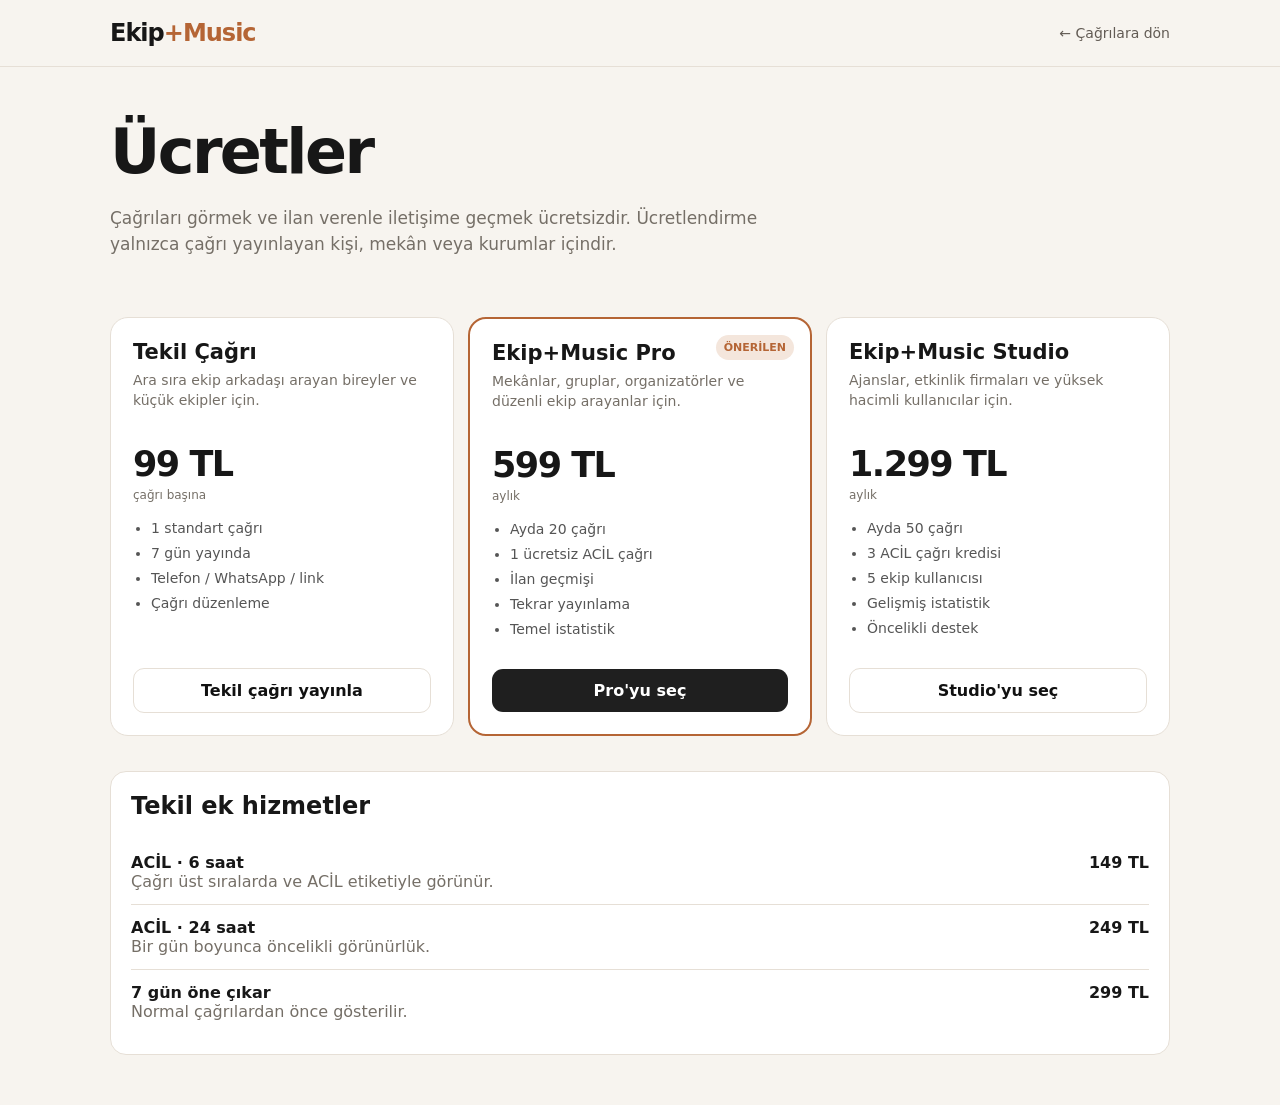
<file: ekipplus-music/ucretler.html>
<!doctype html><html lang="tr"><head><meta charset="utf-8"><meta name="viewport" content="width=device-width,initial-scale=1"><title>Ekip+Music · Ücretler</title><style>:root{--bg:#f7f4ef;--t:#171717;--m:#756f67;--l:#e6dfd6;--a:#b56535;--as:#f4e6dc}*{box-sizing:border-box}body{margin:0;background:var(--bg);color:var(--t);font-family:Inter,system-ui,-apple-system,"Segoe UI",sans-serif}.sh{max-width:1100px;margin:auto;padding:0 20px}header{border-bottom:1px solid var(--l);background:rgba(247,244,239,.96);position:sticky;top:0}.nav{height:66px;display:flex;align-items:center;justify-content:space-between}.logo{font-size:24px;font-weight:850;letter-spacing:-1px}.accent{color:var(--a)}a{text-decoration:none;color:inherit}.back{font-size:14px;color:#625b54}.hero{padding:48px 0 24px}.hero h1{font-size:clamp(38px,6vw,62px);margin:0;letter-spacing:-2.6px}.hero p{color:var(--m);max-width:650px;font-size:17px;line-height:1.55}.grid{display:grid;grid-template-columns:repeat(3,1fr);gap:14px;padding:18px 0 35px}.card{background:#fff;border:1px solid var(--l);border-radius:18px;padding:22px;display:flex;flex-direction:column}.card.pop{border:2px solid var(--a);position:relative}.badge{position:absolute;right:16px;top:16px;background:var(--as);color:var(--a);padding:6px 8px;border-radius:999px;font-size:11px;font-weight:800}.card h2{margin:0 0 6px;font-size:21px}.desc{color:var(--m);font-size:14px;line-height:1.45;min-height:60px}.price{font-size:35px;font-weight:850;letter-spacing:-1.5px;margin:14px 0 4px}.sub{color:var(--m);font-size:12px}.card ul{padding-left:18px;color:#555;line-height:1.8;font-size:14px;flex:1}.btn{display:block;text-align:center;background:#1f1f1f;color:#fff;border-radius:11px;padding:12px;margin-top:12px;font-weight:750}.outline{background:#fff;color:#111;border:1px solid var(--l)}.extra{background:#fff;border:1px solid var(--l);border-radius:16px;padding:20px;margin-bottom:50px}.extra h2{margin-top:0}.row{display:flex;justify-content:space-between;gap:20px;padding:13px 0;border-top:1px solid var(--l)}.row:first-of-type{border-top:0}.row span{color:var(--m)}@media(max-width:850px){.grid{grid-template-columns:1fr}.desc{min-height:0}.row{align-items:flex-start}}</style></head><body><header><div class="sh nav"><div class="logo">Ekip<span class="accent">+Music</span></div><a class="back" href="index.html">← Çağrılara dön</a></div></header><main class="sh"><section class="hero"><h1>Ücretler</h1><p>Çağrıları görmek ve ilan verenle iletişime geçmek ücretsizdir. Ücretlendirme yalnızca çağrı yayınlayan kişi, mekân veya kurumlar içindir.</p></section><section class="grid"><article class="card"><h2>Tekil Çağrı</h2><div class="desc">Ara sıra ekip arkadaşı arayan bireyler ve küçük ekipler için.</div><div class="price">99 TL</div><div class="sub">çağrı başına</div><ul><li>1 standart çağrı</li><li>7 gün yayında</li><li>Telefon / WhatsApp / link</li><li>Çağrı düzenleme</li></ul><a class="btn outline" href="index.html?plan=tekil">Tekil çağrı yayınla</a></article><article class="card pop"><span class="badge">ÖNERİLEN</span><h2>Ekip+Music Pro</h2><div class="desc">Mekânlar, gruplar, organizatörler ve düzenli ekip arayanlar için.</div><div class="price">599 TL</div><div class="sub">aylık</div><ul><li>Ayda 20 çağrı</li><li>1 ücretsiz ACİL çağrı</li><li>İlan geçmişi</li><li>Tekrar yayınlama</li><li>Temel istatistik</li></ul><a class="btn" href="index.html?plan=pro">Pro'yu seç</a></article><article class="card"><h2>Ekip+Music Studio</h2><div class="desc">Ajanslar, etkinlik firmaları ve yüksek hacimli kullanıcılar için.</div><div class="price">1.299 TL</div><div class="sub">aylık</div><ul><li>Ayda 50 çağrı</li><li>3 ACİL çağrı kredisi</li><li>5 ekip kullanıcısı</li><li>Gelişmiş istatistik</li><li>Öncelikli destek</li></ul><a class="btn outline" href="index.html?plan=studio">Studio'yu seç</a></article></section><section class="extra"><h2>Tekil ek hizmetler</h2><div class="row"><div><b>ACİL · 6 saat</b><br><span>Çağrı üst sıralarda ve ACİL etiketiyle görünür.</span></div><b>149 TL</b></div><div class="row"><div><b>ACİL · 24 saat</b><br><span>Bir gün boyunca öncelikli görünürlük.</span></div><b>249 TL</b></div><div class="row"><div><b>7 gün öne çıkar</b><br><span>Normal çağrılardan önce gösterilir.</span></div><b>299 TL</b></div></section></main></body></html>
</file>
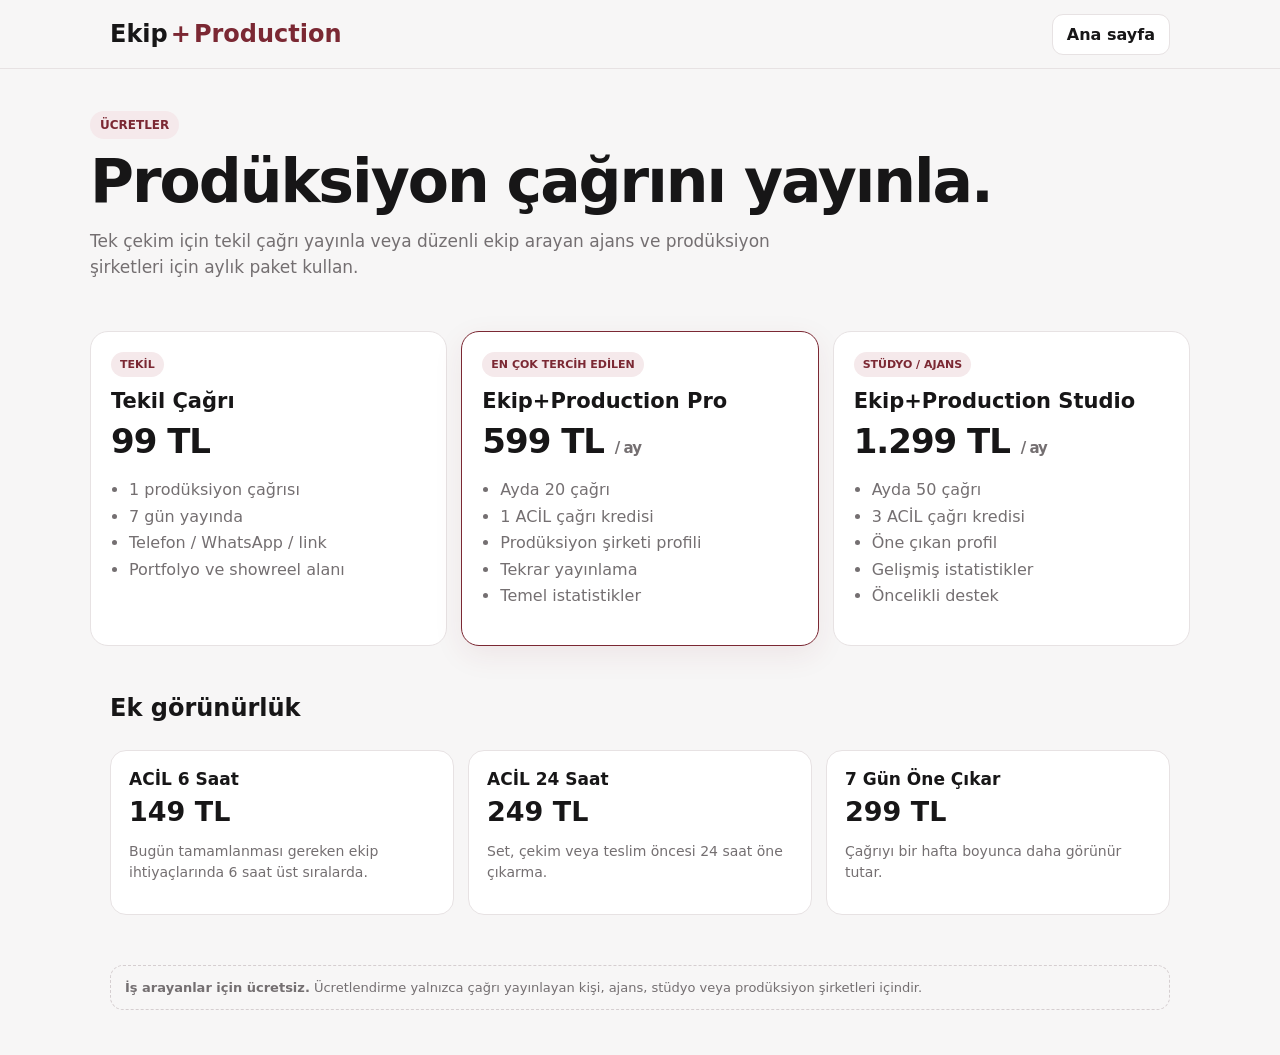
<file: ekipplus-production/ucretler.html>
<!doctype html><html lang="tr"><head><meta charset="utf-8"><meta name="viewport" content="width=device-width,initial-scale=1"><meta name="theme-color" content="#7b2833"><title>Ekip+Production — Ücretler</title><style>:root{--bg:#f7f6f6;--s:#fff;--t:#171617;--m:#746f71;--l:#e7e2e3;--a:#7b2833;--as:#f5e9eb}*{box-sizing:border-box}body{margin:0;background:var(--bg);color:var(--t);font-family:Inter,system-ui,-apple-system,"Segoe UI",sans-serif}.sh{max-width:1100px;margin:auto;padding:0 20px}header{border-bottom:1px solid var(--l)}.nav{height:68px;display:flex;align-items:center;justify-content:space-between}.logo{font-size:24px;font-weight:850;display:flex;gap:3px}.logo .plus,.logo .production{color:var(--a)}.logo .production{font-weight:700}.btn{border:1px solid var(--l);background:#fff;border-radius:11px;padding:10px 14px;font-weight:700;text-decoration:none;color:inherit}.hero{padding:42px 0 18px}.eyebrow{display:inline-block;background:var(--as);color:var(--a);font-size:12px;font-weight:800;padding:7px 10px;border-radius:999px}.hero h1{font-size:clamp(38px,5vw,60px);line-height:.98;letter-spacing:-2px;margin:13px 0 12px}.hero p{max-width:720px;color:var(--m);font-size:17px;line-height:1.55}.grid{display:grid;grid-template-columns:repeat(3,1fr);gap:14px;padding:16px 0 28px}.card{background:#fff;border:1px solid var(--l);border-radius:18px;padding:20px}.card.hot{border-color:var(--a);box-shadow:0 9px 30px rgba(123,40,51,.08)}.badge{display:inline-block;background:var(--as);color:var(--a);font-size:11px;font-weight:800;padding:6px 9px;border-radius:999px}.card h3{font-size:21px;margin:12px 0 5px}.price{font-size:34px;font-weight:850;letter-spacing:-1px;margin:8px 0}.price small{font-size:15px;color:var(--m)}ul{padding-left:18px;color:var(--m);line-height:1.65}.addons{display:grid;grid-template-columns:repeat(3,1fr);gap:14px;padding:8px 0 50px}.addon{background:#fff;border:1px solid var(--l);border-radius:16px;padding:18px}.addon h4{margin:0 0 7px;font-size:17px}.addon strong{font-size:27px}.addon p{color:var(--m);font-size:14px;line-height:1.45}.note{border:1px dashed #d5ced0;border-radius:13px;padding:14px;color:var(--m);font-size:13px;margin-bottom:45px}@media(max-width:850px){.grid,.addons{grid-template-columns:1fr}.sh{padding:0 15px}.logo{font-size:21px}}</style></head><body><header><div class="sh nav"><div class="logo"><span>Ekip</span><span class="plus">+</span><span class="production">Production</span></div><a class="btn" href="index.html">Ana sayfa</a></div></header><section class="sh hero"><span class="eyebrow">ÜCRETLER</span><h1>Prodüksiyon çağrını yayınla.</h1><p>Tek çekim için tekil çağrı yayınla veya düzenli ekip arayan ajans ve prodüksiyon şirketleri için aylık paket kullan.</p></section><section class="sh grid"><div class="card"><span class="badge">TEKİL</span><h3>Tekil Çağrı</h3><div class="price">99 TL</div><ul><li>1 prodüksiyon çağrısı</li><li>7 gün yayında</li><li>Telefon / WhatsApp / link</li><li>Portfolyo ve showreel alanı</li></ul></div><div class="card hot"><span class="badge">EN ÇOK TERCİH EDİLEN</span><h3>Ekip+Production Pro</h3><div class="price">599 TL <small>/ ay</small></div><ul><li>Ayda 20 çağrı</li><li>1 ACİL çağrı kredisi</li><li>Prodüksiyon şirketi profili</li><li>Tekrar yayınlama</li><li>Temel istatistikler</li></ul></div><div class="card"><span class="badge">STÜDYO / AJANS</span><h3>Ekip+Production Studio</h3><div class="price">1.299 TL <small>/ ay</small></div><ul><li>Ayda 50 çağrı</li><li>3 ACİL çağrı kredisi</li><li>Öne çıkan profil</li><li>Gelişmiş istatistikler</li><li>Öncelikli destek</li></ul></div></section><section class="sh"><h2>Ek görünürlük</h2><div class="addons"><div class="addon"><h4>ACİL 6 Saat</h4><strong>149 TL</strong><p>Bugün tamamlanması gereken ekip ihtiyaçlarında 6 saat üst sıralarda.</p></div><div class="addon"><h4>ACİL 24 Saat</h4><strong>249 TL</strong><p>Set, çekim veya teslim öncesi 24 saat öne çıkarma.</p></div><div class="addon"><h4>7 Gün Öne Çıkar</h4><strong>299 TL</strong><p>Çağrıyı bir hafta boyunca daha görünür tutar.</p></div></div><div class="note"><b>İş arayanlar için ücretsiz.</b> Ücretlendirme yalnızca çağrı yayınlayan kişi, ajans, stüdyo veya prodüksiyon şirketleri içindir.</div></section></body></html>
</file>
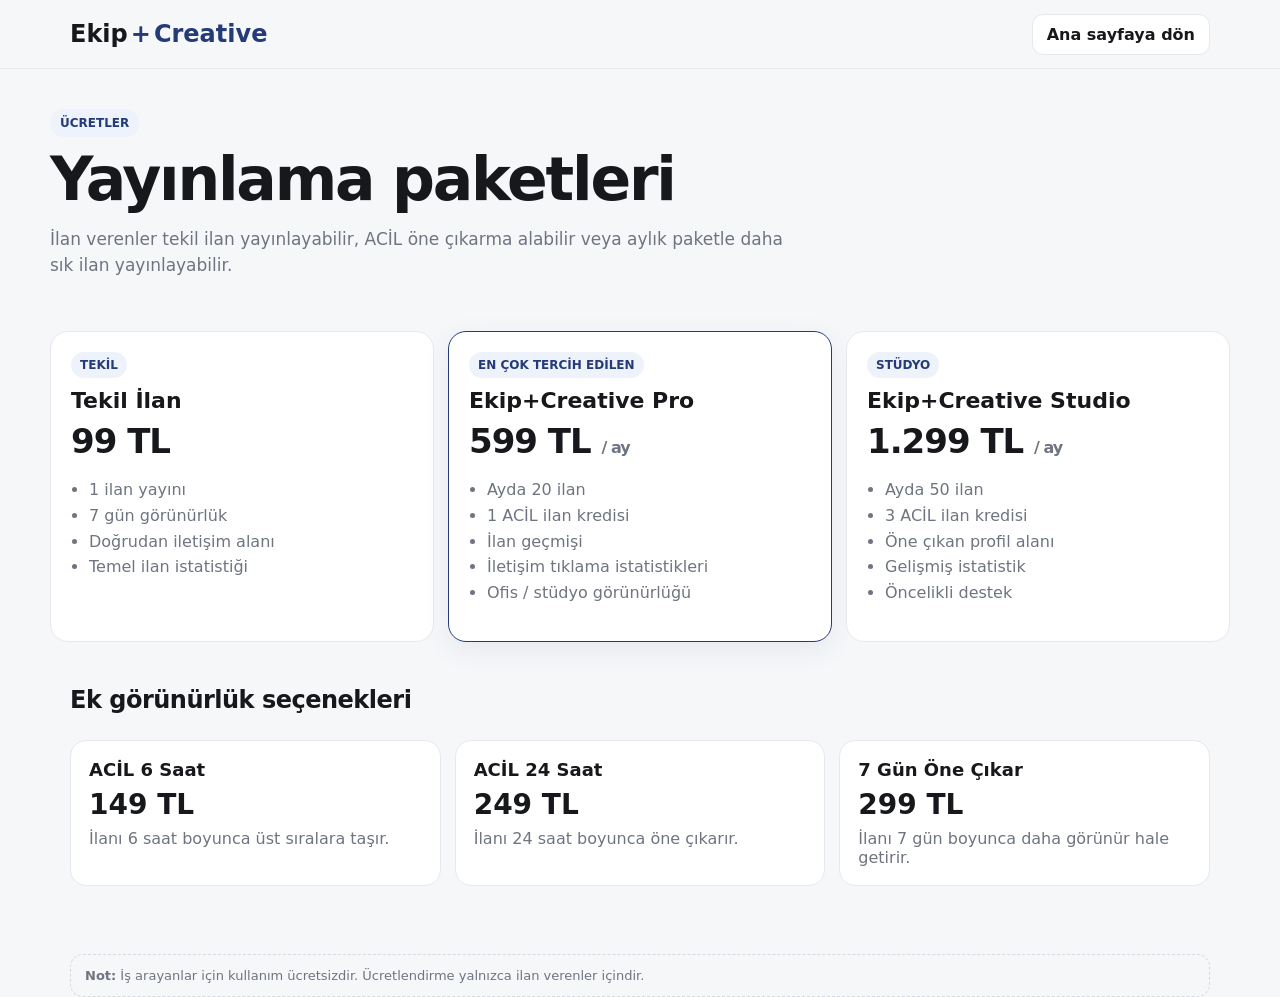
<file: ekipplus/ucretler.html>
<!doctype html>
<html lang="tr">
<head>
<meta charset="utf-8">
<meta name="viewport" content="width=device-width,initial-scale=1">
<title>Ekip+Creative — Ücretler</title>
<style>
:root{--bg:#f6f7f9;--s:#fff;--t:#17181c;--m:#6e7480;--l:#e6e8ed;--a:#243b78;--as:#eef2fb}
*{box-sizing:border-box}body{margin:0;background:var(--bg);color:var(--t);font-family:Inter,system-ui,-apple-system,"Segoe UI",sans-serif}.sh{max-width:1180px;margin:auto;padding:0 20px}header{background:rgba(246,247,249,.96);border-bottom:1px solid var(--l)}.nav{height:68px;display:flex;align-items:center;justify-content:space-between}.logo{font-size:24px;font-weight:850;display:flex;align-items:baseline;gap:3px}.logo .plus,.logo .creative{color:var(--a)}.logo .creative{font-weight:700}.btn{border:1px solid var(--l);background:#fff;border-radius:11px;padding:10px 14px;font-weight:700;text-decoration:none;color:inherit}.hero{padding:40px 0 22px}.eyebrow{display:inline-block;background:var(--as);color:var(--a);font-size:12px;font-weight:800;padding:7px 10px;border-radius:999px;margin-bottom:13px}.hero h1{margin:0;font-size:clamp(38px,5vw,60px);letter-spacing:-2.2px;line-height:.98}.hero p{max-width:760px;color:var(--m);font-size:17px;line-height:1.55}.grid{display:grid;grid-template-columns:repeat(3,1fr);gap:14px;padding:14px 0 24px}.card{background:#fff;border:1px solid var(--l);border-radius:18px;padding:20px}.card.highlight{border-color:var(--a);box-shadow:0 8px 28px rgba(36,59,120,.08)}.card h3{margin:0 0 6px;font-size:22px}.small{font-size:12px;color:var(--a);font-weight:800;background:var(--as);padding:6px 9px;border-radius:999px;display:inline-block;margin-bottom:10px}.price{font-size:34px;font-weight:800;letter-spacing:-1px;margin:8px 0}.price span{font-size:16px;color:var(--m);font-weight:600}.list{padding-left:18px;color:var(--m);line-height:1.6}.addons{display:grid;grid-template-columns:repeat(3,1fr);gap:14px;padding:6px 0 60px}.addon{background:#fff;border:1px solid var(--l);border-radius:16px;padding:18px}.addon h4{margin:0 0 8px;font-size:18px}.addon .p{font-size:28px;font-weight:800;margin:0 0 8px}.footer-note{margin-top:8px;border:1px dashed #d4d9e2;border-radius:13px;padding:13px 14px;color:var(--m);font-size:13px}@media(max-width:900px){.grid,.addons{grid-template-columns:1fr}}
</style>
</head>
<body>
<header><div class="sh nav"><div class="logo"><span>Ekip</span><span class="plus">+</span><span class="creative">Creative</span></div><a class="btn" href="index.html">Ana sayfaya dön</a></div></header>
<section class="sh hero"><div class="eyebrow">ÜCRETLER</div><h1>Yayınlama paketleri</h1><p>İlan verenler tekil ilan yayınlayabilir, ACİL öne çıkarma alabilir veya aylık paketle daha sık ilan yayınlayabilir.</p></section>
<section class="sh grid"><div class="card"><div class="small">TEKİL</div><h3>Tekil İlan</h3><div class="price">99 TL</div><ul class="list"><li>1 ilan yayını</li><li>7 gün görünürlük</li><li>Doğrudan iletişim alanı</li><li>Temel ilan istatistiği</li></ul></div><div class="card highlight"><div class="small">EN ÇOK TERCİH EDİLEN</div><h3>Ekip+Creative Pro</h3><div class="price">599 TL <span>/ ay</span></div><ul class="list"><li>Ayda 20 ilan</li><li>1 ACİL ilan kredisi</li><li>İlan geçmişi</li><li>İletişim tıklama istatistikleri</li><li>Ofis / stüdyo görünürlüğü</li></ul></div><div class="card"><div class="small">STÜDYO</div><h3>Ekip+Creative Studio</h3><div class="price">1.299 TL <span>/ ay</span></div><ul class="list"><li>Ayda 50 ilan</li><li>3 ACİL ilan kredisi</li><li>Öne çıkan profil alanı</li><li>Gelişmiş istatistik</li><li>Öncelikli destek</li></ul></div></section>
<section class="sh"><h2 style="font-size:24px;letter-spacing:-.5px">Ek görünürlük seçenekleri</h2><div class="addons"><div class="addon"><h4>ACİL 6 Saat</h4><div class="p">149 TL</div><div style="color:var(--m)">İlanı 6 saat boyunca üst sıralara taşır.</div></div><div class="addon"><h4>ACİL 24 Saat</h4><div class="p">249 TL</div><div style="color:var(--m)">İlanı 24 saat boyunca öne çıkarır.</div></div><div class="addon"><h4>7 Gün Öne Çıkar</h4><div class="p">299 TL</div><div style="color:var(--m)">İlanı 7 gün boyunca daha görünür hale getirir.</div></div></div><div class="footer-note"><b>Not:</b> İş arayanlar için kullanım ücretsizdir. Ücretlendirme yalnızca ilan verenler içindir.</div></section>
</body>
</html>
</file>
<file: aydin-coskunturk/assets/style.css>
:root{
  --ink:#241b21;
  --muted:#6f656a;
  --paper:#fbf8f4;
  --paper2:#f3ece7;
  --plum:#592044;
  --plum2:#311429;
  --line:rgba(49,20,41,.12);
  --white:#fff;
  --shadow:0 20px 60px rgba(49,20,41,.10);
}
*{box-sizing:border-box}
html{scroll-behavior:smooth}
body{margin:0;background:var(--paper);color:var(--ink);font-family:Inter,ui-sans-serif,system-ui,-apple-system,BlinkMacSystemFont,"Segoe UI",sans-serif;line-height:1.55}
button,a{font:inherit}
button{color:inherit}
img{max-width:100%;display:block}
.shell{width:min(1180px,calc(100% - 40px));margin:0 auto}
.site-header{position:sticky;top:0;z-index:60;background:rgba(251,248,244,.88);backdrop-filter:blur(18px);border-bottom:1px solid var(--line)}
.nav-wrap{height:78px;display:flex;align-items:center;justify-content:space-between;gap:28px}
.brand{text-decoration:none;color:var(--ink);display:flex;flex-direction:column;line-height:1}
.brand-name{font-family:Georgia,"Times New Roman",serif;font-size:27px;font-weight:700;letter-spacing:-.03em}
.brand-sub{font-size:9px;letter-spacing:.25em;text-transform:uppercase;margin-top:8px;color:var(--muted)}
.main-nav{display:flex;align-items:center;gap:26px}
.main-nav a{text-decoration:none;color:var(--ink);font-size:14px;position:relative}
.main-nav a:after{content:"";position:absolute;left:0;right:100%;bottom:-8px;height:1px;background:var(--plum);transition:.25s}
.main-nav a:hover:after{right:0}
.menu-btn{display:none;background:none;border:0;padding:8px}
.menu-btn span{display:block;width:24px;height:2px;background:var(--ink);margin:5px 0}
.hero{padding:56px 0 70px;background:linear-gradient(120deg,#fbf8f4 0%,#f7f0eb 58%,#ede2dd 100%);overflow:hidden}
.hero-grid{display:grid;grid-template-columns:1.05fr .95fr;align-items:center;gap:70px}
.eyebrow{font-size:11px;letter-spacing:.24em;font-weight:800;color:var(--plum);margin-bottom:14px}
h1,h2,h3{font-family:Georgia,"Times New Roman",serif;margin:0;color:#2f1829}
h1{font-size:clamp(48px,6vw,82px);line-height:.98;letter-spacing:-.045em;max-width:760px}
h1 em{font-weight:400;color:var(--plum)}
h2{font-size:clamp(34px,4.2vw,54px);letter-spacing:-.035em;line-height:1.05}
h3{font-size:28px;line-height:1.12}
.lead{font-size:18px;max-width:690px;color:#4e4449;margin:26px 0}
.hero-actions{display:flex;gap:12px;flex-wrap:wrap;margin:30px 0 34px}.btn{display:inline-flex;align-items:center;justify-content:center;padding:13px 18px;border-radius:999px;text-decoration:none;font-weight:700;font-size:14px;border:1px solid var(--plum);transition:.25s}.btn.primary{background:var(--plum);color:#fff}.btn.ghost{color:var(--plum)}.btn:hover{transform:translateY(-2px);box-shadow:0 10px 25px rgba(89,32,68,.16)}
.hero-facts{display:flex;gap:34px;flex-wrap:wrap;padding-top:12px}.hero-facts div{display:flex;flex-direction:column}.hero-facts strong{font-family:Georgia,serif;font-size:18px}.hero-facts span{font-size:11px;color:var(--muted);text-transform:uppercase;letter-spacing:.08em;margin-top:2px}
.hero-visual{position:relative}.portrait-frame{position:relative;max-width:520px;margin-left:auto;border-radius:48% 48% 18px 18px;overflow:hidden;box-shadow:var(--shadow);background:#ddd}.portrait-frame img{width:100%;aspect-ratio:.92/1;object-fit:cover;object-position:50% 50%}.portrait-caption{position:absolute;left:20px;bottom:18px;background:rgba(255,255,255,.88);backdrop-filter:blur(10px);padding:9px 13px;border-radius:999px;font-size:12px;font-weight:700}.quote-card{position:absolute;left:-30px;bottom:30px;background:var(--plum2);color:#fff;padding:20px 24px;border-radius:18px;max-width:280px;font-family:Georgia,serif;font-style:italic;box-shadow:var(--shadow)}
.section{padding:92px 0;border-top:1px solid var(--line)}.soft{background:#f5efea}.about{padding:84px 0}.about-grid{display:grid;grid-template-columns:.88fr 1.12fr;gap:70px;align-items:start}.section-copy p{font-size:17px;color:#51484c;max-width:610px}.text-link{background:none;border:0;padding:0;color:var(--plum);font-weight:800;cursor:pointer;margin-top:10px}.text-link span{margin-left:8px}.timeline{display:grid;grid-template-columns:repeat(4,1fr);gap:12px}.memory-card{border:0;background:#fff;padding:0;border-radius:15px;overflow:hidden;box-shadow:0 10px 30px rgba(49,20,41,.07);cursor:pointer;text-align:left;transition:.25s}.memory-card:hover{transform:translateY(-5px)}.memory-card img{aspect-ratio:1/1.05;object-fit:cover}.memory-card span{display:block;padding:12px 13px;font-family:Georgia,serif;font-weight:700}
.section-heading{display:flex;justify-content:space-between;gap:40px;align-items:end;margin-bottom:34px}.section-heading>p{max-width:430px;color:var(--muted);margin:0;text-align:right}.card-grid{display:grid;grid-template-columns:repeat(3,1fr);gap:18px}.feature-card{min-height:310px;text-align:left;border:1px solid var(--line);border-radius:22px;background:#fff;padding:28px;cursor:pointer;display:flex;flex-direction:column;align-items:flex-start;transition:.28s;box-shadow:0 8px 26px rgba(49,20,41,.04)}.feature-card:hover{transform:translateY(-7px);box-shadow:var(--shadow);border-color:rgba(89,32,68,.25)}.feature-icon{width:56px;height:56px;border-radius:18px;background:#f3e7ef;color:var(--plum);display:grid;place-items:center;font-size:26px;margin-bottom:40px}.kicker{display:block;font-size:10px;letter-spacing:.2em;font-weight:800;color:var(--plum);margin-bottom:8px}.feature-card p,.book-copy p,.article-card p{color:var(--muted);margin:10px 0 22px}.open{margin-top:auto;color:var(--plum);font-weight:800;font-size:13px}
.books-grid{display:grid;grid-template-columns:1fr 1fr;gap:24px}.book-card{border:1px solid var(--line);background:#fff;border-radius:24px;padding:26px;text-align:left;display:grid;grid-template-columns:180px 1fr;gap:26px;cursor:pointer;align-items:center;transition:.28s}.book-card:hover{transform:translateY(-6px);box-shadow:var(--shadow)}.book-image{background:#efe7e2;border-radius:16px;padding:14px;min-height:260px;display:flex;align-items:center;justify-content:center}.book-image img{max-height:260px;width:auto;box-shadow:0 12px 25px rgba(0,0,0,.15)}.book-image .vakif-cover{object-fit:cover;object-position:center}
.articles-grid{display:grid;grid-template-columns:repeat(3,1fr);gap:18px}.article-card{border:1px solid var(--line);background:#fff;border-radius:20px;padding:25px;text-align:left;min-height:280px;cursor:pointer;display:flex;flex-direction:column;transition:.25s}.article-card:hover{transform:translateY(-5px);box-shadow:var(--shadow)}.article-no{font-family:Georgia,serif;font-size:52px;color:#d9cbd3;line-height:1;margin-bottom:34px}
.music-wrap{overflow:hidden}.music-card{width:100%;border:1px solid var(--line);border-radius:26px;background:linear-gradient(120deg,#fff,#f5e9f0);padding:28px;display:grid;grid-template-columns:auto 1fr auto;align-items:center;gap:24px;text-align:left;cursor:pointer;transition:.25s}.music-card:hover{box-shadow:var(--shadow);transform:translateY(-4px)}.disc{width:88px;height:88px;border-radius:50%;background:var(--plum2);color:#fff;display:grid;place-items:center;box-shadow:inset 0 0 0 10px rgba(255,255,255,.06)}.disc span{font-size:34px}.music-info p{margin:6px 0 0;color:var(--muted)}.play{width:58px;height:58px;border-radius:50%;background:var(--plum);color:#fff;display:grid;place-items:center}
.contact-section{background:var(--plum2);color:#fff}.contact-section h2{color:#fff}.contact-copy p{color:#d9ccd5}.contact-grid{display:grid;grid-template-columns:.72fr 1.28fr;gap:60px;align-items:center}.contact-links{display:grid;gap:12px}.contact-card{width:100%;border:1px solid rgba(255,255,255,.14);border-radius:18px;background:rgba(255,255,255,.07);color:#fff;padding:16px 18px;display:grid;grid-template-columns:auto 1fr auto;gap:14px;align-items:center;text-decoration:none;text-align:left;cursor:pointer;transition:.22s}.contact-card:hover{background:rgba(255,255,255,.12);transform:translateX(4px)}.contact-card small{display:block;color:#cdbec8;font-size:11px}.contact-card strong{font-size:14px}.contact-icon{width:38px;height:38px;border-radius:12px;background:#fff;color:var(--plum2);display:grid;place-items:center;font-weight:900}.contact-icon.ig{font-size:24px}.contact-icon.fb{font-size:24px}.contact-icon.wa{font-size:19px}
.footer{background:#1f0f1b;color:#fff;padding:28px 0}.footer-grid{display:grid;grid-template-columns:1fr 1fr auto;align-items:center;gap:24px}.footer-grid>div:first-child{display:flex;flex-direction:column}.footer-grid strong{font-family:Georgia,serif;font-size:21px}.footer-grid span{font-size:9px;letter-spacing:.16em;text-transform:uppercase;color:#bfaeb8}.footer-mid{text-align:center;color:#bfaeb8;font-size:13px}.to-top{width:38px;height:38px;border:1px solid rgba(255,255,255,.25);border-radius:50%;display:grid;place-items:center;color:#fff;text-decoration:none}
.modal{position:fixed;inset:0;z-index:100;display:none}.modal.open{display:block}.modal-backdrop{position:absolute;inset:0;background:rgba(20,9,17,.64);backdrop-filter:blur(8px)}.modal-panel{position:relative;width:min(860px,calc(100% - 28px));max-height:86vh;overflow:auto;margin:7vh auto 0;background:var(--paper);border-radius:24px;box-shadow:0 35px 100px rgba(0,0,0,.35);padding:34px}.modal-close{position:sticky;top:0;float:right;z-index:4;width:42px;height:42px;border-radius:50%;border:1px solid var(--line);background:#fff;cursor:pointer;font-size:26px;line-height:1}.modal-body{display:grid;grid-template-columns:220px 1fr;gap:28px;align-items:start}.modal-body.single{display:block}.modal-book-img{border-radius:12px;box-shadow:0 16px 35px rgba(0,0,0,.15);max-height:400px;margin:auto}.modal h2{font-size:44px}.modal p{color:#51484c}.modal .meta{display:flex;gap:8px;flex-wrap:wrap;margin:16px 0}.modal .meta span{padding:7px 10px;border-radius:999px;background:#efe3ea;color:var(--plum);font-size:11px;font-weight:800}.modal-note{padding:18px 20px;border-left:4px solid var(--plum);background:#f3e9ef;border-radius:10px;margin-top:20px}
.lightbox{position:fixed;inset:0;background:rgba(15,8,12,.94);z-index:110;display:none;align-items:center;justify-content:center;flex-direction:column;padding:30px}.lightbox.open{display:flex}.lightbox img{max-width:min(1000px,94vw);max-height:82vh;border-radius:18px;box-shadow:0 30px 90px rgba(0,0,0,.5)}.lightbox-close{position:absolute;top:18px;right:20px;width:44px;height:44px;border-radius:50%;border:1px solid rgba(255,255,255,.25);background:transparent;color:#fff;font-size:26px;cursor:pointer}.lightbox div{color:#fff;margin-top:14px;font-family:Georgia,serif}
.reveal{opacity:0;transform:translateY(20px);transition:opacity .7s ease,transform .7s ease}.reveal.visible{opacity:1;transform:none}
@media (max-width:900px){
  .nav-wrap{height:70px}.brand-name{font-size:23px}.brand-sub{display:none}.menu-btn{display:block}.main-nav{position:absolute;top:70px;left:0;right:0;background:var(--paper);display:none;flex-direction:column;align-items:flex-start;padding:22px 20px;border-bottom:1px solid var(--line)}.main-nav.open{display:flex}.hero-grid,.about-grid,.contact-grid{grid-template-columns:1fr}.hero{padding-top:36px}.hero-visual{max-width:620px;margin:0 auto}.quote-card{left:10px}.timeline{grid-template-columns:repeat(2,1fr)}.card-grid,.articles-grid{grid-template-columns:1fr 1fr}.books-grid{grid-template-columns:1fr}.section-heading{align-items:start;flex-direction:column}.section-heading>p{text-align:left}.contact-grid{gap:30px}.modal-body{grid-template-columns:1fr}.modal-book-img{max-height:320px}.footer-grid{grid-template-columns:1fr auto}.footer-mid{display:none}
}
@media (max-width:640px){
  .shell{width:min(100% - 28px,1180px)}.section{padding:66px 0}.hero-grid{gap:34px}.hero h1{font-size:48px}.lead{font-size:16px}.hero-facts{gap:22px}.portrait-frame{border-radius:28px}.quote-card{position:relative;left:auto;bottom:auto;margin:-24px 16px 0;max-width:none}.about{padding:64px 0}.timeline{gap:9px}.card-grid,.articles-grid{grid-template-columns:1fr}.book-card{grid-template-columns:110px 1fr;padding:16px;gap:16px}.book-image{min-height:180px;padding:8px}.book-image img{max-height:180px}.book-copy h3{font-size:24px}.music-card{grid-template-columns:auto 1fr}.play{grid-column:2;justify-self:start}.disc{width:64px;height:64px}.contact-card{padding:14px}.modal-panel{padding:22px;margin-top:4vh;max-height:92vh}.modal h2{font-size:36px}
}
.feature-card,.book-card,.article-card,.music-card,.memory-card{color:inherit;text-decoration:none}.text-link{display:inline-block;text-decoration:none}.contact-card{text-decoration:none}
</file>
